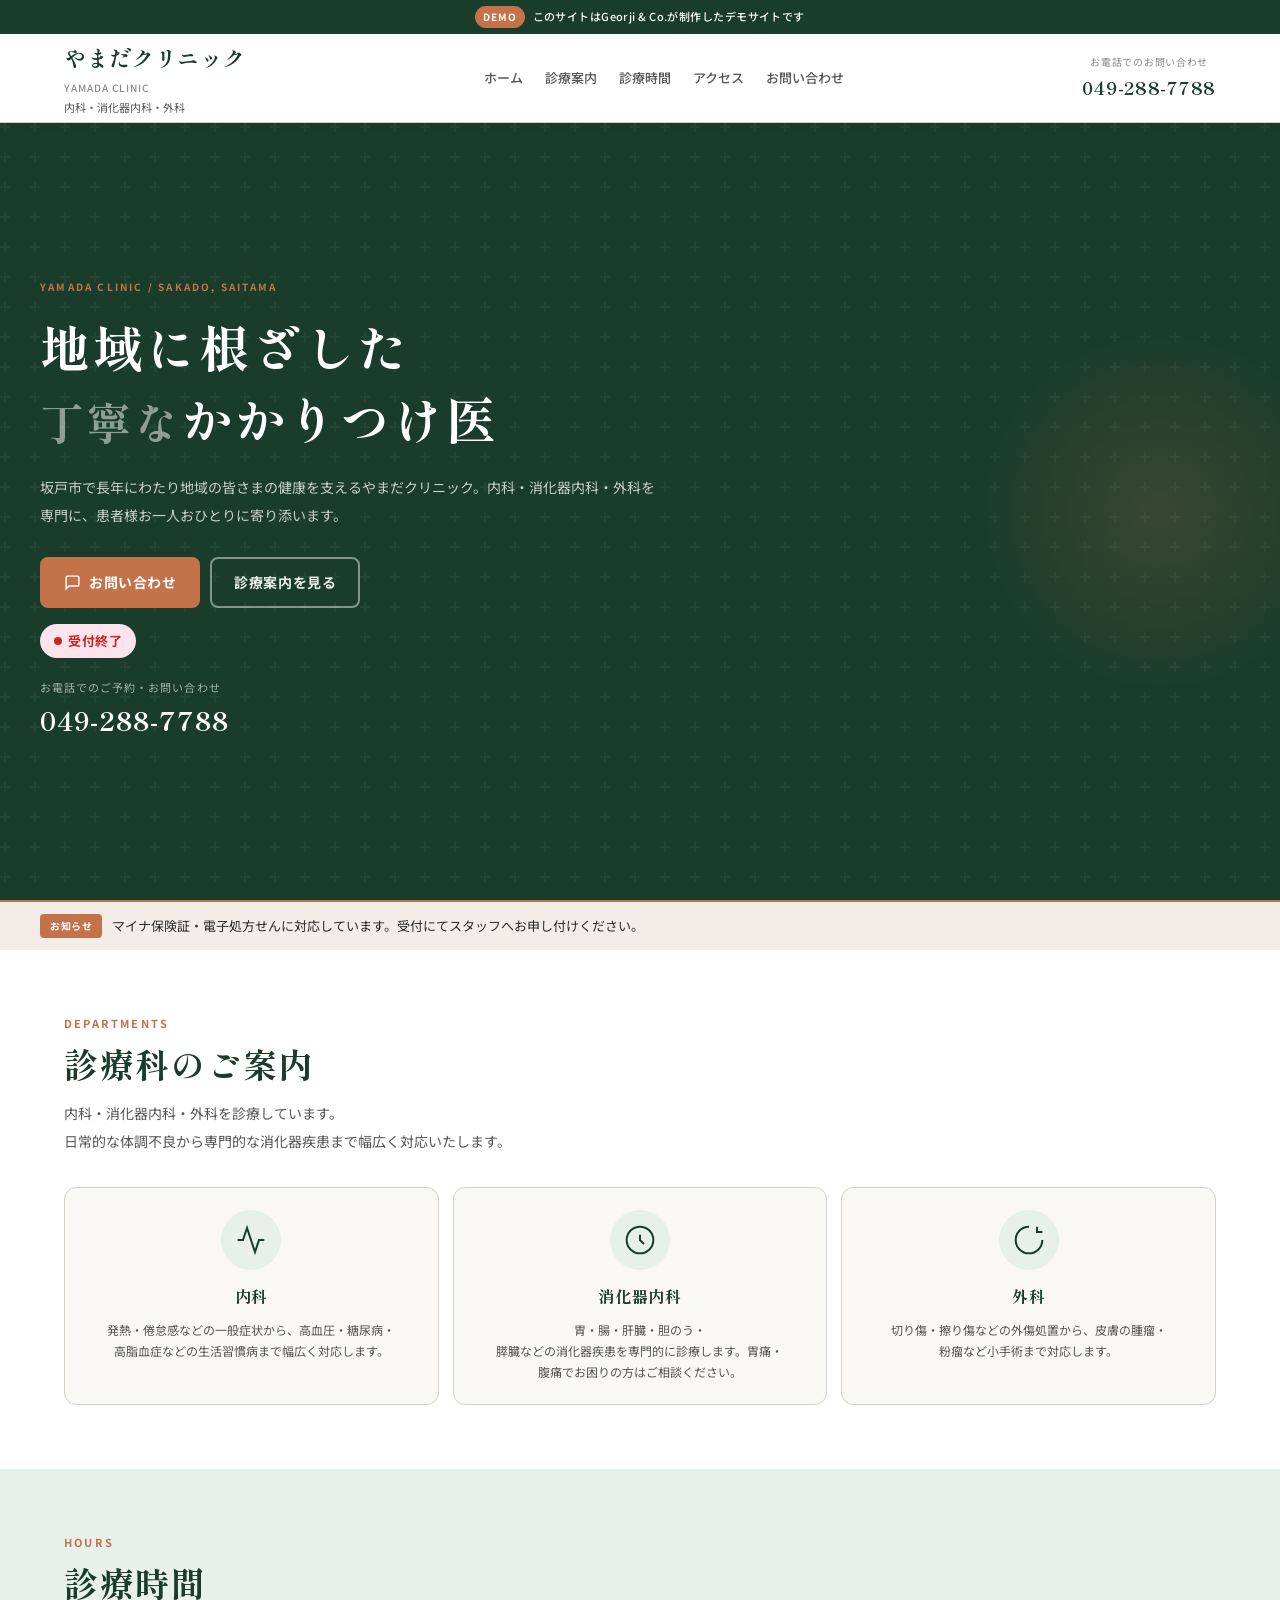
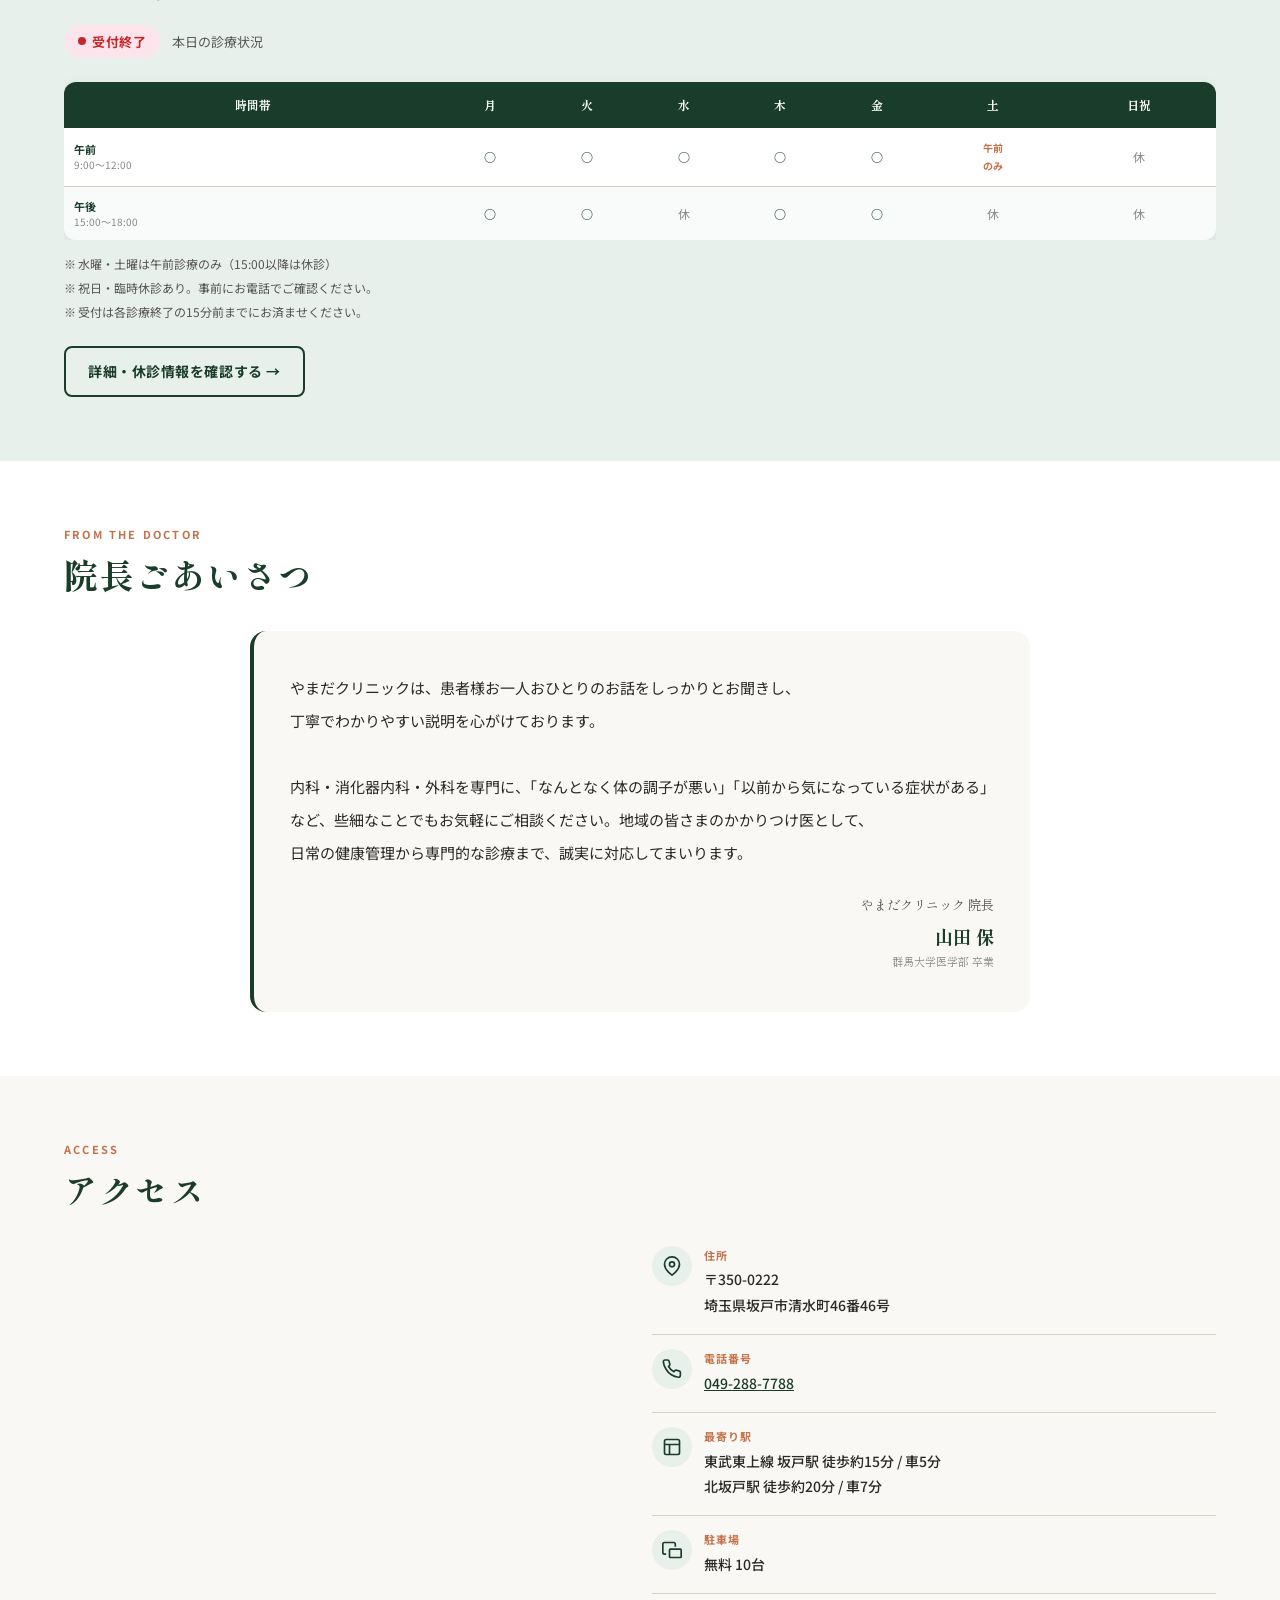
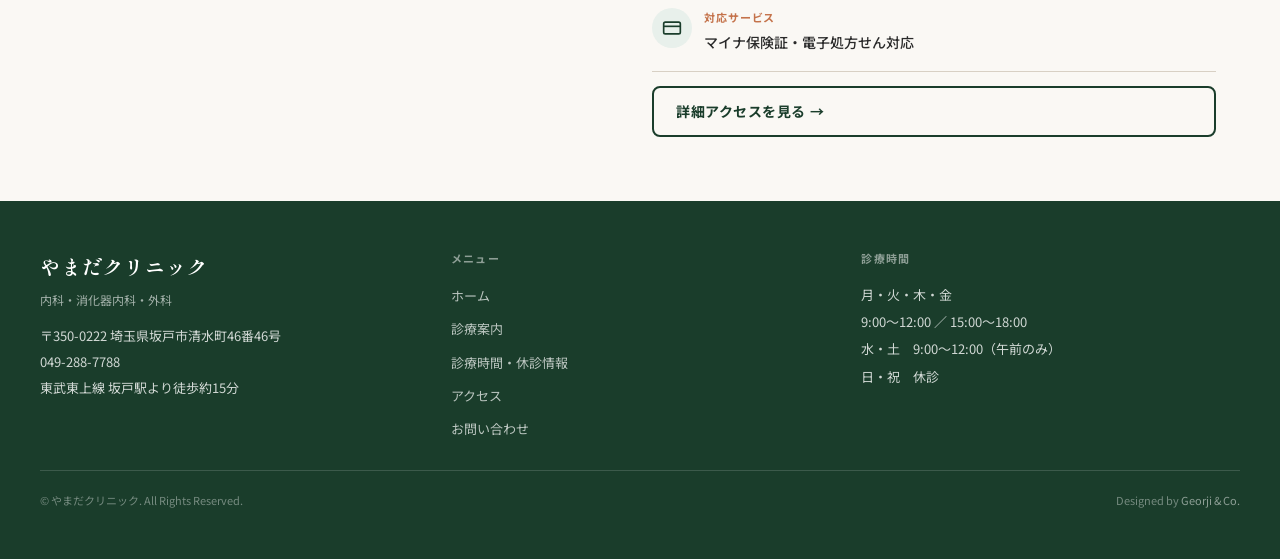
<file: index.html>
<!DOCTYPE html>
<html lang="ja">
<head>
  <meta charset="UTF-8">
  <meta name="viewport" content="width=device-width, initial-scale=1.0">
  <title>やまだクリニック｜坂戸市の内科・消化器内科・外科</title>
  <meta name="description" content="埼玉県坂戸市清水町のやまだクリニック。内科・消化器内科・外科を診療。院長・山田 保（群馬大学医学部卒）。駐車場10台無料。マイナ保険証対応。">
  <link rel="canonical" href="https://georji-and-co.github.io/yamada-clinic-demo/">
  <link rel="stylesheet" href="style.css">
  <style>
    .main-hero {
      margin-top: var(--offset);
      background: var(--green);
      min-height: calc(100svh - var(--offset));
      display: flex; align-items: center;
      position: relative; overflow: hidden;
      padding: 48px 20px 120px;
      max-width: 100%;
      contain: paint;
    }
    @media (min-width: 768px) { .main-hero { padding: 60px 40px; } }
    .main-hero::before {
      content: ''; position: absolute; inset: 0;
      background: url("data:image/svg+xml,%3Csvg width='60' height='60' viewBox='0 0 60 60' xmlns='http://www.w3.org/2000/svg'%3E%3Cg fill='none'%3E%3Cg fill='%23ffffff' fill-opacity='0.04'%3E%3Cpath d='M36 34v-4h-2v4h-4v2h4v4h2v-4h4v-2h-4zm0-30V0h-2v4h-4v2h4v4h2V6h4V4h-4zM6 34v-4H4v4H0v2h4v4h2v-4h4v-2H6zM6 4V0H4v4H0v2h4v4h2V6h4V4H6z'/%3E%3C/g%3E%3C/g%3E%3C/svg%3E");
    }
    .hero-deco {
      position: absolute; right: -60px; top: 50%; transform: translateY(-50%);
      width: 360px; height: 360px; border-radius: 50%;
      background: radial-gradient(circle, rgba(196,114,74,.18) 0%, transparent 70%); pointer-events: none;
    }
    .hero-content { position: relative; max-width: 620px; }
    .hero-label { font-size: 10px; font-weight: 700; letter-spacing: 0.22em; text-transform: uppercase; color: var(--terra); margin-bottom: 14px; }
    .hero-title { font-family: var(--font-min); font-size: clamp(28px, 7vw, 50px); font-weight: 700; color: var(--white); line-height: 1.45; letter-spacing: 0.06em; }
    .hero-title em { color: rgba(255,255,255,.5); font-style: normal; font-size: .88em; }
    .hero-desc { font-size: 14px; color: rgba(255,255,255,.75); margin-top: 18px; line-height: 2; word-break: break-all; overflow-wrap: anywhere; }
    .hero-actions { margin-top: 28px; display: flex; gap: 10px; flex-wrap: wrap; align-items: center; }
    .hero-tel-block { font-family: var(--font-min); font-size: 26px; font-weight: 700; color: var(--white); letter-spacing: 0.04em; margin-top: 20px; display: block; }
    .hero-tel-block small { display: block; font-family: var(--font-sans); font-size: 11px; color: rgba(255,255,255,.6); font-weight: 400; }
    .hero-status { margin-top: 16px; }

    .info-bar { background: var(--terra-light); border-top: 2px solid var(--terra); padding: 12px 16px; }
    .info-bar-inner { max-width: 1200px; margin: 0 auto; display: flex; align-items: flex-start; gap: 10px; font-size: 13px; }
    .info-tag { background: var(--terra); color: var(--white); font-size: 10px; font-weight: 700; padding: 3px 10px; border-radius: 4px; letter-spacing: 0.06em; flex-shrink: 0; }

    .dept-section { background: var(--white); }
    .dept-grid { display: grid; grid-template-columns: 1fr; gap: 14px; margin-top: 32px; }
    @media (min-width: 560px) { .dept-grid { grid-template-columns: repeat(3, minmax(0,1fr)); } }
    .dept-card { border: 1px solid var(--border); border-radius: 12px; padding: 22px 14px; text-align: center; transition: box-shadow .3s, transform .3s; background: var(--cream); min-width: 0; }
    .dept-card:hover { box-shadow: 0 8px 28px rgba(26,61,43,.1); transform: translateY(-4px); }
    .dept-icon { width: 60px; height: 60px; border-radius: 50%; background: var(--green-light); display: flex; align-items: center; justify-content: center; margin: 0 auto 12px; }
    .dept-icon svg { width: 32px !important; height: 32px !important; color: var(--green); }
    .dept-name { font-family: var(--font-min); font-size: 16px; font-weight: 700; color: var(--green); letter-spacing: 0.05em; }
    .dept-desc { font-size: 12px; color: var(--text-mid); margin-top: 8px; line-height: 1.75; }

    .hours-section { background: var(--green-light); }
    .hours-table { width: 100%; border-collapse: collapse; margin-top: 24px; background: var(--white); border-radius: 12px; overflow: hidden; box-shadow: 0 4px 16px rgba(26,61,43,.08); }
    .hours-table th { background: var(--green); color: var(--white); font-family: var(--font-min); font-size: 12px; font-weight: 700; padding: 12px 4px; text-align: center; }
    .hours-table td { padding: 11px 4px; text-align: center; font-size: 12px; border-bottom: 1px solid var(--border); }
    .hours-table tr:last-child td { border-bottom: none; }
    .hours-table .row-label { font-weight: 700; color: var(--green); text-align: left; padding-left: 10px; font-size: 11px; line-height: 1.5; }
    .hours-table .row-label small { display: block; font-weight: 400; color: var(--text-light); font-size: 10px; }
    .hours-table .cell-o { color: var(--green); font-weight: 700; }
    .hours-table .cell-x { color: var(--text-light); }
    .hours-table .cell-am { color: var(--terra); font-weight: 700; font-size: 10px; }
    .hours-table tr:nth-child(even) td { background: rgba(232,240,235,.3); }
    .hours-note { font-size: 12px; color: var(--text-mid); margin-top: 12px; line-height: 2; }
    .hours-note li { padding-left: 14px; position: relative; }
    .hours-note li::before { content: '※'; position: absolute; left: 0; }
    .hours-current { display: flex; align-items: center; gap: 12px; margin-top: 18px; flex-wrap: wrap; }

    .greeting-section { background: var(--white); }
    .greeting-inner { max-width: 780px; margin: 32px auto 0; background: var(--cream); border-radius: 16px; padding: 28px 20px; border-left: 4px solid var(--green); }
    @media (min-width: 768px) { .greeting-inner { padding: 40px 36px; } }
    .greeting-text { font-size: 15px; line-height: 2.2; }
    .greeting-sign { text-align: right; margin-top: 24px; font-family: var(--font-min); font-size: 13px; color: var(--text-mid); }
    .greeting-sign strong { display: block; font-size: 18px; color: var(--green); margin-top: 4px; }
    .greeting-sign span { display: block; font-size: 11px; color: var(--text-light); }

    .access-grid { display: grid; gap: 24px; margin-top: 32px; }
    @media (min-width: 768px) { .access-grid { grid-template-columns: 1fr 1fr; align-items: start; } }
    .access-map iframe { width: 100%; height: 260px; border-radius: 12px; border: none; display: block; }
    .access-info-list { display: flex; flex-direction: column; gap: 14px; min-width: 0; }
  </style>
</head>
<body>

<div class="demo-banner">
  <span>DEMO</span>
  <p>このサイトはGeorji &amp; Co.が制作したデモサイトです</p>
</div>

<header class="site-header">
  <div class="header-inner">
    <div class="logo-wrap">
      <div class="logo-ja">やまだクリニック</div>
      <div class="logo-en">Yamada Clinic</div>
      <div class="logo-sub">内科・消化器内科・外科</div>
    </div>
    <nav class="pc-nav">
      <a href="index.html">ホーム</a>
      <a href="clinic.html">診療案内</a>
      <a href="hours.html">診療時間</a>
      <a href="access.html">アクセス</a>
      <a href="contact.html">お問い合わせ</a>
    </nav>
    <div class="header-cta">
      <a href="tel:0492887788" class="btn-tel"><small>お電話でのお問い合わせ</small>049-288-7788</a>
    </div>
    <button class="hamburger" id="hamburger" aria-label="メニュー"><span></span><span></span><span></span></button>
  </div>
</header>

<nav class="sp-menu" id="spMenu">
  <a href="index.html">ホーム</a>
  <a href="clinic.html">診療案内</a>
  <a href="hours.html">診療時間・休診情報</a>
  <a href="access.html">アクセス</a>
  <a href="contact.html">お問い合わせ</a>
  <a href="tel:0492887788" class="sp-tel">
    <svg xmlns="http://www.w3.org/2000/svg" width="20" height="20" viewBox="0 0 24 24" fill="none" stroke="currentColor" stroke-width="2"><path d="M22 16.92v3a2 2 0 0 1-2.18 2 19.79 19.79 0 0 1-8.63-3.07A19.5 19.5 0 0 1 4.69 12 19.79 19.79 0 0 1 1.61 3.4 2 2 0 0 1 3.58 1.22h3a2 2 0 0 1 2 1.72 12.84 12.84 0 0 0 .7 2.81 2 2 0 0 1-.45 2.11L7.91 8.97a16 16 0 0 0 6.29 6.29l1.28-1.28a2 2 0 0 1 2.11-.45 12.84 12.84 0 0 0 2.81.7A2 2 0 0 1 22 16.92z"/></svg>
    049-288-7788
  </a>
</nav>

<section class="main-hero">
  <div class="hero-deco"></div>
  <div class="hero-content">
    <div class="hero-label">Yamada Clinic / Sakado, Saitama</div>
    <h1 class="hero-title">地域に根ざした<br><em>丁寧な</em>かかりつけ医</h1>
    <p class="hero-desc">坂戸市で長年にわたり地域の皆さまの健康を支えるやまだクリニック。内科・消化器内科・外科を専門に、患者様お一人おひとりに寄り添います。</p>
    <div class="hero-actions">
      <a href="contact.html" class="btn-primary">
        <svg xmlns="http://www.w3.org/2000/svg" width="17" height="17" viewBox="0 0 24 24" fill="none" stroke="currentColor" stroke-width="2"><path d="M21 15a2 2 0 0 1-2 2H7l-4 4V5a2 2 0 0 1 2-2h14a2 2 0 0 1 2 2z"/></svg>
        お問い合わせ
      </a>
      <a href="clinic.html" class="btn-outline" style="color:rgba(255,255,255,.9);border-color:rgba(255,255,255,.45);">診療案内を見る</a>
    </div>
    <div class="hero-status"><span class="status-chip"></span></div>
    <a href="tel:0492887788" class="hero-tel-block"><small>お電話でのご予約・お問い合わせ</small>049-288-7788</a>
  </div>
</section>

<div class="info-bar">
  <div class="info-bar-inner">
    <span class="info-tag">お知らせ</span>
    <p>マイナ保険証・電子処方せんに対応しています。受付にてスタッフへお申し付けください。</p>
  </div>
</div>

<section class="dept-section">
  <div class="container">
    <p class="section-label fade-in">Departments</p>
    <h2 class="section-title fade-in">診療科のご案内</h2>
    <p class="fade-in">内科・消化器内科・外科を診療しています。日常的な体調不良から専門的な消化器疾患まで幅広く対応いたします。</p>
    <div class="dept-grid">
      <div class="dept-card fade-in">
        <div class="dept-icon"><svg xmlns="http://www.w3.org/2000/svg" viewBox="0 0 24 24" fill="none" stroke="currentColor" stroke-width="1.5"><path d="M22 12h-4l-3 9L9 3l-3 9H2"/></svg></div>
        <div class="dept-name">内科</div>
        <p class="dept-desc">発熱・倦怠感などの一般症状から、高血圧・糖尿病・高脂血症などの生活習慣病まで幅広く対応します。</p>
      </div>
      <div class="dept-card fade-in">
        <div class="dept-icon"><svg xmlns="http://www.w3.org/2000/svg" viewBox="0 0 24 24" fill="none" stroke="currentColor" stroke-width="1.5"><circle cx="12" cy="12" r="10"/><path d="M12 8v4l3 3"/></svg></div>
        <div class="dept-name">消化器内科</div>
        <p class="dept-desc">胃・腸・肝臓・胆のう・膵臓などの消化器疾患を専門的に診療します。胃痛・腹痛でお困りの方はご相談ください。</p>
      </div>
      <div class="dept-card fade-in">
        <div class="dept-icon"><svg xmlns="http://www.w3.org/2000/svg" viewBox="0 0 24 24" fill="none" stroke="currentColor" stroke-width="1.5"><path d="M18 2v4h4"/><path d="M12 2a10 10 0 1 0 10 10"/></svg></div>
        <div class="dept-name">外科</div>
        <p class="dept-desc">切り傷・擦り傷などの外傷処置から、皮膚の腫瘤・粉瘤など小手術まで対応します。</p>
      </div>
    </div>
  </div>
</section>

<section class="hours-section">
  <div class="container">
    <p class="section-label fade-in">Hours</p>
    <h2 class="section-title fade-in">診療時間</h2>
    <div class="hours-current fade-in">
      <span class="status-chip"></span>
      <span style="font-size:13px;color:var(--text-mid);">本日の診療状況</span>
    </div>
    <div style="overflow-x:auto;-webkit-overflow-scrolling:touch;" class="fade-in">
      <table class="hours-table" style="min-width:320px;">
        <thead>
          <tr><th style="min-width:72px;">時間帯</th><th>月</th><th>火</th><th>水</th><th>木</th><th>金</th><th>土</th><th>日祝</th></tr>
        </thead>
        <tbody>
          <tr>
            <td class="row-label">午前<small>9:00〜12:00</small></td>
            <td class="cell-o">○</td><td class="cell-o">○</td><td class="cell-o">○</td><td class="cell-o">○</td><td class="cell-o">○</td><td class="cell-am">午前<br>のみ</td><td class="cell-x">休</td>
          </tr>
          <tr>
            <td class="row-label">午後<small>15:00〜18:00</small></td>
            <td class="cell-o">○</td><td class="cell-o">○</td><td class="cell-x">休</td><td class="cell-o">○</td><td class="cell-o">○</td><td class="cell-x">休</td><td class="cell-x">休</td>
          </tr>
        </tbody>
      </table>
    </div>
    <ul class="hours-note fade-in">
      <li>水曜・土曜は午前診療のみ（15:00以降は休診）</li>
      <li>祝日・臨時休診あり。事前にお電話でご確認ください。</li>
      <li>受付は各診療終了の15分前までにお済ませください。</li>
    </ul>
    <div style="margin-top:22px;" class="fade-in"><a href="hours.html" class="btn-outline">詳細・休診情報を確認する →</a></div>
  </div>
</section>

<section class="greeting-section">
  <div class="container">
    <p class="section-label fade-in">From the Doctor</p>
    <h2 class="section-title fade-in">院長ごあいさつ</h2>
    <div class="greeting-inner fade-in">
      <p class="greeting-text">やまだクリニックは、患者様お一人おひとりのお話をしっかりとお聞きし、丁寧でわかりやすい説明を心がけております。<br><br>内科・消化器内科・外科を専門に、「なんとなく体の調子が悪い」「以前から気になっている症状がある」など、些細なことでもお気軽にご相談ください。地域の皆さまのかかりつけ医として、日常の健康管理から専門的な診療まで、誠実に対応してまいります。</p>
      <div class="greeting-sign">
        やまだクリニック 院長
        <strong>山田 保</strong>
        <span>群馬大学医学部 卒業</span>
      </div>
    </div>
  </div>
</section>

<section style="background:var(--cream);overflow:hidden;">
  <div class="container">
    <p class="section-label fade-in">Access</p>
    <h2 class="section-title fade-in">アクセス</h2>
    <div class="access-grid">
      <div class="access-map fade-in">
        <iframe src="https://maps.google.com/maps?q=%E5%9F%BC%E7%8E%89%E7%9C%8C%E5%9D%82%E6%88%B0%E5%B8%82%E6%B8%85%E6%B0%B4%E7%94%BA46%E7%95%AA46%E5%8F%B7&output=embed&hl=ja&z=16" loading="lazy" allowfullscreen title="やまだクリニック 地図"></iframe>
      </div>
      <div class="access-info-list fade-in">
        <div class="access-row">
          <div class="access-icon"><svg xmlns="http://www.w3.org/2000/svg" viewBox="0 0 24 24" fill="none" stroke="currentColor" stroke-width="2"><path d="M21 10c0 7-9 13-9 13s-9-6-9-13a9 9 0 0 1 18 0z"/><circle cx="12" cy="10" r="3"/></svg></div>
          <div style="min-width:0;"><div class="access-label">住所</div><div class="access-val">〒350-0222<br>埼玉県坂戸市清水町46番46号</div></div>
        </div>
        <div class="access-row">
          <div class="access-icon"><svg xmlns="http://www.w3.org/2000/svg" viewBox="0 0 24 24" fill="none" stroke="currentColor" stroke-width="2"><path d="M22 16.92v3a2 2 0 0 1-2.18 2 19.79 19.79 0 0 1-8.63-3.07A19.5 19.5 0 0 1 4.69 12 19.79 19.79 0 0 1 1.61 3.4 2 2 0 0 1 3.58 1.22h3a2 2 0 0 1 2 1.72 12.84 12.84 0 0 0 .7 2.81 2 2 0 0 1-.45 2.11L7.91 8.97a16 16 0 0 0 6.29 6.29l1.28-1.28a2 2 0 0 1 2.11-.45 12.84 12.84 0 0 0 2.81.7A2 2 0 0 1 22 16.92z"/></svg></div>
          <div style="min-width:0;"><div class="access-label">電話番号</div><div class="access-val"><a href="tel:0492887788">049-288-7788</a></div></div>
        </div>
        <div class="access-row">
          <div class="access-icon"><svg xmlns="http://www.w3.org/2000/svg" viewBox="0 0 24 24" fill="none" stroke="currentColor" stroke-width="2"><rect x="3" y="3" width="18" height="18" rx="2"/><path d="M3 9h18M9 21V9"/></svg></div>
          <div style="min-width:0;"><div class="access-label">最寄り駅</div><div class="access-val">東武東上線 坂戸駅 徒歩約15分 / 車5分<br>北坂戸駅 徒歩約20分 / 車7分</div></div>
        </div>
        <div class="access-row">
          <div class="access-icon"><svg xmlns="http://www.w3.org/2000/svg" viewBox="0 0 24 24" fill="none" stroke="currentColor" stroke-width="2"><path d="M5 17H3a2 2 0 0 1-2-2V5a2 2 0 0 1 2-2h11a2 2 0 0 1 2 2v3"/><rect x="9" y="11" width="14" height="10" rx="1"/></svg></div>
          <div style="min-width:0;"><div class="access-label">駐車場</div><div class="access-val">無料 10台</div></div>
        </div>
        <div class="access-row">
          <div class="access-icon"><svg xmlns="http://www.w3.org/2000/svg" viewBox="0 0 24 24" fill="none" stroke="currentColor" stroke-width="2"><rect x="2" y="5" width="20" height="14" rx="2"/><path d="M2 10h20"/></svg></div>
          <div style="min-width:0;"><div class="access-label">対応サービス</div><div class="access-val">マイナ保険証・電子処方せん対応</div></div>
        </div>
        <a href="access.html" class="btn-outline">詳細アクセスを見る →</a>
      </div>
    </div>
  </div>
</section>

<footer class="site-footer">
  <div class="footer-inner">
    <div>
      <div class="footer-logo-ja">やまだクリニック</div>
      <div class="footer-logo-sub">内科・消化器内科・外科</div>
      <div class="footer-info">〒350-0222 埼玉県坂戸市清水町46番46号<br><a href="tel:0492887788">049-288-7788</a><br>東武東上線 坂戸駅より徒歩約15分</div>
    </div>
    <div>
      <div class="footer-nav-title">メニュー</div>
      <nav class="footer-nav">
        <a href="index.html">ホーム</a><a href="clinic.html">診療案内</a>
        <a href="hours.html">診療時間・休診情報</a><a href="access.html">アクセス</a><a href="contact.html">お問い合わせ</a>
      </nav>
    </div>
    <div>
      <div class="footer-nav-title">診療時間</div>
      <div class="footer-info" style="font-size:13px;line-height:2.1;">月・火・木・金<br>9:00〜12:00 ／ 15:00〜18:00<br>水・土　9:00〜12:00（午前のみ）<br>日・祝　休診</div>
    </div>
  </div>
  <div class="footer-bottom">
    <span>&copy; やまだクリニック. All Rights Reserved.</span>
    <span class="footer-credit">Designed by <a href="https://georji-and-co.github.io/" target="_blank" rel="noopener">Georji &amp; Co.</a></span>
  </div>
</footer>

<div class="sticky-cta">
  <a href="tel:0492887788" class="cta-tel"><svg xmlns="http://www.w3.org/2000/svg" viewBox="0 0 24 24" fill="none" stroke="currentColor" stroke-width="2"><path d="M22 16.92v3a2 2 0 0 1-2.18 2 19.79 19.79 0 0 1-8.63-3.07A19.5 19.5 0 0 1 4.69 12 19.79 19.79 0 0 1 1.61 3.4 2 2 0 0 1 3.58 1.22h3a2 2 0 0 1 2 1.72 12.84 12.84 0 0 0 .7 2.81 2 2 0 0 1-.45 2.11L7.91 8.97a16 16 0 0 0 6.29 6.29l1.28-1.28a2 2 0 0 1 2.11-.45 12.84 12.84 0 0 0 2.81.7A2 2 0 0 1 22 16.92z"/></svg>電話する</a>
  <a href="contact.html" class="cta-web"><svg xmlns="http://www.w3.org/2000/svg" viewBox="0 0 24 24" fill="none" stroke="currentColor" stroke-width="2"><path d="M21 15a2 2 0 0 1-2 2H7l-4 4V5a2 2 0 0 1 2-2h14a2 2 0 0 1 2 2z"/></svg>お問い合わせ</a>
</div>
<nav class="sp-bottom-nav">
  <a href="index.html"><svg xmlns="http://www.w3.org/2000/svg" viewBox="0 0 24 24" fill="none" stroke="currentColor" stroke-width="2"><path d="m3 9 9-7 9 7v11a2 2 0 0 1-2 2H5a2 2 0 0 1-2-2z"/><polyline points="9 22 9 12 15 12 15 22"/></svg>ホーム</a>
  <a href="clinic.html"><svg xmlns="http://www.w3.org/2000/svg" viewBox="0 0 24 24" fill="none" stroke="currentColor" stroke-width="2"><path d="M22 12h-4l-3 9L9 3l-3 9H2"/></svg>診療</a>
  <a href="hours.html"><svg xmlns="http://www.w3.org/2000/svg" viewBox="0 0 24 24" fill="none" stroke="currentColor" stroke-width="2"><circle cx="12" cy="12" r="10"/><polyline points="12 6 12 12 16 14"/></svg>時間</a>
  <a href="access.html"><svg xmlns="http://www.w3.org/2000/svg" viewBox="0 0 24 24" fill="none" stroke="currentColor" stroke-width="2"><path d="M21 10c0 7-9 13-9 13s-9-6-9-13a9 9 0 0 1 18 0z"/><circle cx="12" cy="10" r="3"/></svg>アクセス</a>
  <a href="contact.html"><svg xmlns="http://www.w3.org/2000/svg" viewBox="0 0 24 24" fill="none" stroke="currentColor" stroke-width="2"><path d="M21 15a2 2 0 0 1-2 2H7l-4 4V5a2 2 0 0 1 2-2h14a2 2 0 0 1 2 2z"/></svg>問合せ</a>
</nav>
<script src="common.js"></script>
</body>
</html>
</file>
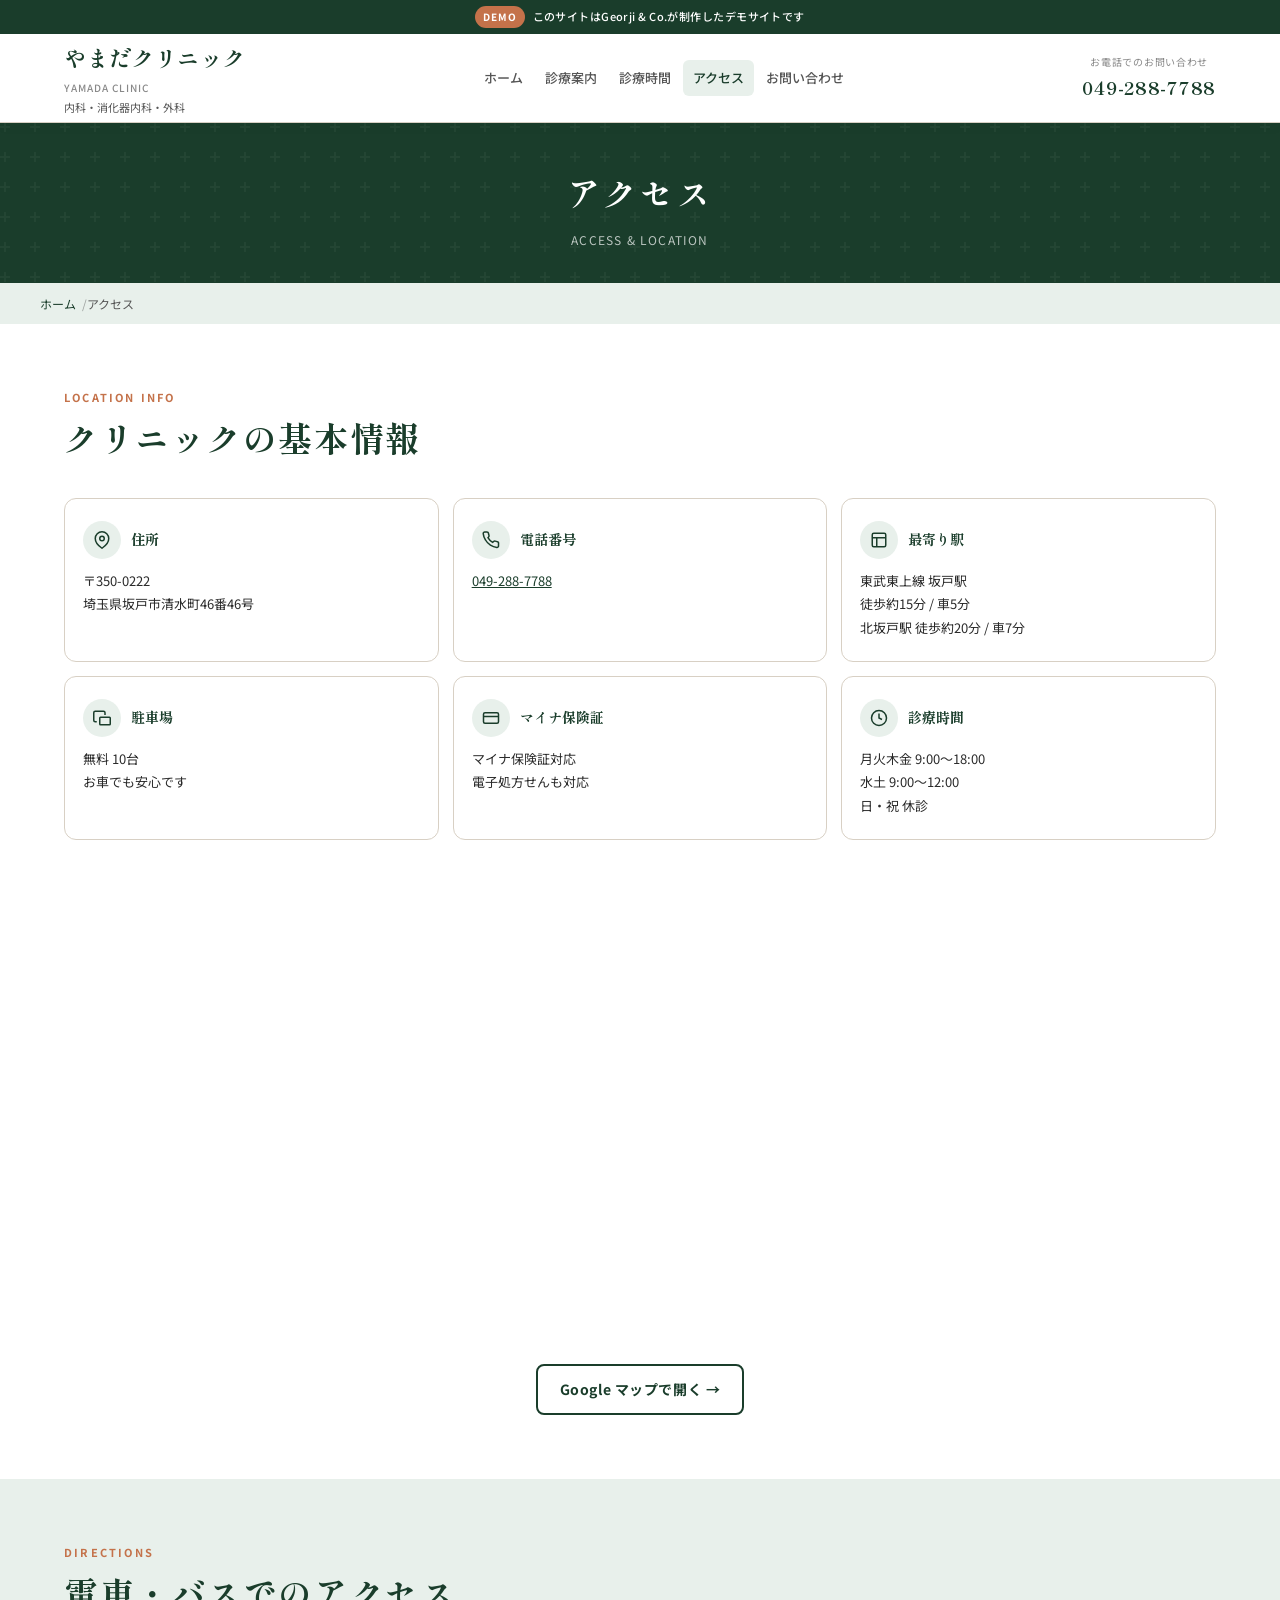
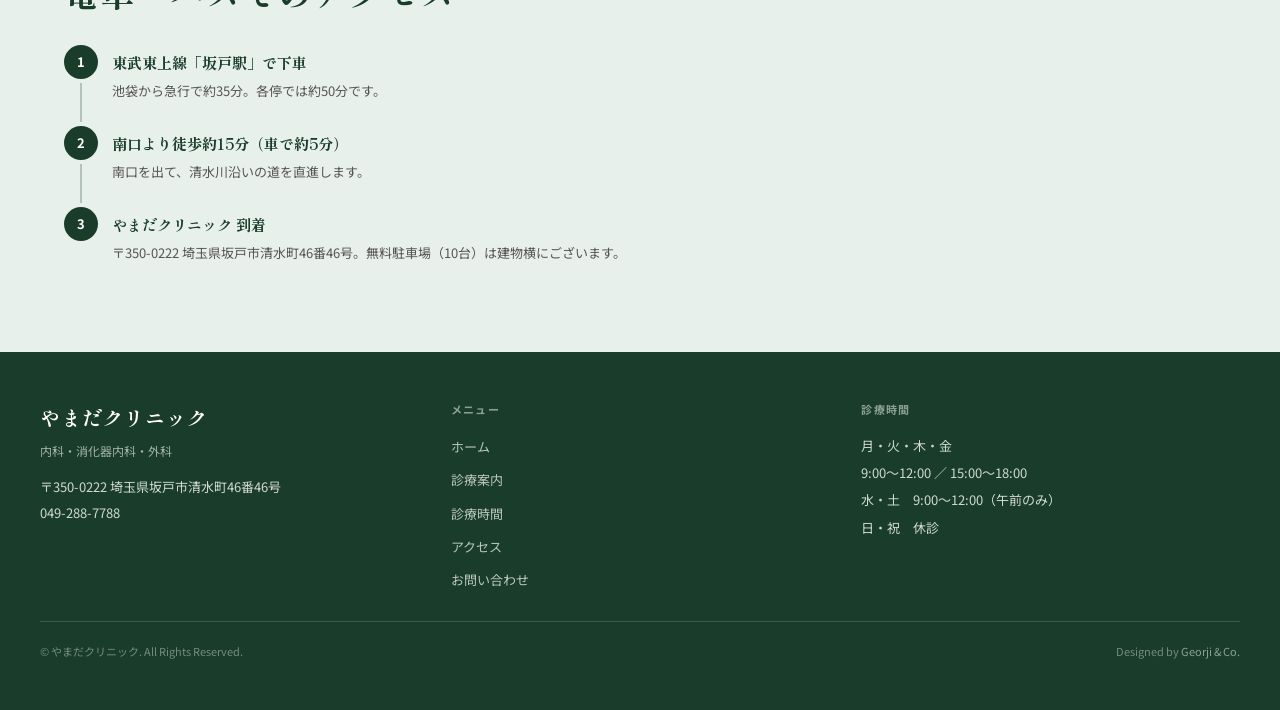
<file: access.html>
<!DOCTYPE html>
<html lang="ja">
<head>
  <meta charset="UTF-8">
  <meta name="viewport" content="width=device-width, initial-scale=1.0">
  <title>アクセス｜やまだクリニック</title>
  <meta name="description" content="やまだクリニックへのアクセス。埼玉県坂戸市清水町46-46。東武東上線坂戸駅より徒歩約15分。無料駐車場10台完備。">
  <link rel="canonical" href="https://georji-and-co.github.io/yamada-clinic-demo/access.html">
  <link rel="stylesheet" href="style.css">
  <style>
    .map-big iframe { width: 100%; height: 320px; border-radius: 16px; border: none; display: block; margin-top: 28px; }
    @media (min-width: 768px) { .map-big iframe { height: 480px; } }
    .info-cards { display: grid; gap: 14px; margin-top: 36px; }
    @media (min-width: 560px) { .info-cards { grid-template-columns: repeat(2, minmax(0,1fr)); } }
    @media (min-width: 900px) { .info-cards { grid-template-columns: repeat(3, minmax(0,1fr)); } }
    .info-card { background: var(--white); border-radius: 12px; padding: 22px 18px; border: 1px solid var(--border); min-width: 0; }
    .info-card-head { display: flex; align-items: center; gap: 10px; margin-bottom: 10px; }
    .info-card-icon { width: 38px; height: 38px; border-radius: 50%; background: var(--green-light); display: flex; align-items: center; justify-content: center; flex-shrink: 0; }
    .info-card-icon svg { width: 18px !important; height: 18px !important; color: var(--green); }
    .info-card-title { font-family: var(--font-min); font-size: 14px; font-weight: 700; color: var(--green); }
    .info-card-body { font-size: 13px; color: var(--text); line-height: 1.8; }
    .info-card-body a { color: var(--green); text-decoration: underline; }
    .route-steps { display: flex; flex-direction: column; max-width: 100%; margin: 28px auto 0; overflow: hidden; }
    .route-step { display: flex; gap: 14px; }
    .route-left { display: flex; flex-direction: column; align-items: center; flex-shrink: 0; }
    .route-num { width: 34px; height: 34px; border-radius: 50%; background: var(--green); color: var(--white); font-weight: 700; font-size: 13px; display: flex; align-items: center; justify-content: center; }
    .route-line { width: 2px; flex: 1; background: var(--green); opacity: .25; min-height: 28px; margin: 4px 0; }
    .route-step:last-child .route-line { display: none; }
    .route-body { padding: 4px 0 24px; min-width: 0; }
    .route-title { font-family: var(--font-min); font-size: 15px; font-weight: 700; color: var(--green); }
    .route-desc { font-size: 13px; color: var(--text-mid); margin-top: 4px; line-height: 1.7; }
  </style>
</head>
<body>
<div class="demo-banner"><span>DEMO</span><p>このサイトはGeorji &amp; Co.が制作したデモサイトです</p></div>
<header class="site-header">
  <div class="header-inner">
    <div class="logo-wrap"><div class="logo-ja">やまだクリニック</div><div class="logo-en">Yamada Clinic</div><div class="logo-sub">内科・消化器内科・外科</div></div>
    <nav class="pc-nav"><a href="index.html">ホーム</a><a href="clinic.html">診療案内</a><a href="hours.html">診療時間</a><a href="access.html" style="background:var(--green-light);color:var(--green);">アクセス</a><a href="contact.html">お問い合わせ</a></nav>
    <div class="header-cta"><a href="tel:0492887788" class="btn-tel"><small>お電話でのお問い合わせ</small>049-288-7788</a></div>
    <button class="hamburger" id="hamburger" aria-label="メニュー"><span></span><span></span><span></span></button>
  </div>
</header>
<nav class="sp-menu" id="spMenu">
  <a href="index.html">ホーム</a><a href="clinic.html">診療案内</a><a href="hours.html">診療時間・休診情報</a><a href="access.html">アクセス</a><a href="contact.html">お問い合わせ</a>
  <a href="tel:0492887788" class="sp-tel"><svg xmlns="http://www.w3.org/2000/svg" width="20" height="20" viewBox="0 0 24 24" fill="none" stroke="currentColor" stroke-width="2"><path d="M22 16.92v3a2 2 0 0 1-2.18 2 19.79 19.79 0 0 1-8.63-3.07A19.5 19.5 0 0 1 4.69 12 19.79 19.79 0 0 1 1.61 3.4 2 2 0 0 1 3.58 1.22h3a2 2 0 0 1 2 1.72 12.84 12.84 0 0 0 .7 2.81 2 2 0 0 1-.45 2.11L7.91 8.97a16 16 0 0 0 6.29 6.29l1.28-1.28a2 2 0 0 1 2.11-.45 12.84 12.84 0 0 0 2.81.7A2 2 0 0 1 22 16.92z"/></svg>049-288-7788</a>
</nav>
<div class="page-hero"><h1 class="page-hero-title">アクセス</h1><p class="page-hero-sub">Access &amp; Location</p></div>
<nav class="breadcrumb"><ol><li><a href="index.html">ホーム</a></li><li>アクセス</li></ol></nav>

<section style="background:var(--white);">
  <div class="container">
    <p class="section-label fade-in">Location Info</p>
    <h2 class="section-title fade-in">クリニックの基本情報</h2>
    <div class="info-cards">
      <div class="info-card fade-in"><div class="info-card-head"><div class="info-card-icon"><svg xmlns="http://www.w3.org/2000/svg" viewBox="0 0 24 24" fill="none" stroke="currentColor" stroke-width="2"><path d="M21 10c0 7-9 13-9 13s-9-6-9-13a9 9 0 0 1 18 0z"/><circle cx="12" cy="10" r="3"/></svg></div><div class="info-card-title">住所</div></div><div class="info-card-body">〒350-0222<br>埼玉県坂戸市清水町46番46号</div></div>
      <div class="info-card fade-in"><div class="info-card-head"><div class="info-card-icon"><svg xmlns="http://www.w3.org/2000/svg" viewBox="0 0 24 24" fill="none" stroke="currentColor" stroke-width="2"><path d="M22 16.92v3a2 2 0 0 1-2.18 2 19.79 19.79 0 0 1-8.63-3.07A19.5 19.5 0 0 1 4.69 12 19.79 19.79 0 0 1 1.61 3.4 2 2 0 0 1 3.58 1.22h3a2 2 0 0 1 2 1.72 12.84 12.84 0 0 0 .7 2.81 2 2 0 0 1-.45 2.11L7.91 8.97a16 16 0 0 0 6.29 6.29l1.28-1.28a2 2 0 0 1 2.11-.45 12.84 12.84 0 0 0 2.81.7A2 2 0 0 1 22 16.92z"/></svg></div><div class="info-card-title">電話番号</div></div><div class="info-card-body"><a href="tel:0492887788">049-288-7788</a></div></div>
      <div class="info-card fade-in"><div class="info-card-head"><div class="info-card-icon"><svg xmlns="http://www.w3.org/2000/svg" viewBox="0 0 24 24" fill="none" stroke="currentColor" stroke-width="2"><rect x="3" y="3" width="18" height="18" rx="2"/><path d="M3 9h18M9 21V9"/></svg></div><div class="info-card-title">最寄り駅</div></div><div class="info-card-body">東武東上線 坂戸駅<br>徒歩約15分 / 車5分<br>北坂戸駅 徒歩約20分 / 車7分</div></div>
      <div class="info-card fade-in"><div class="info-card-head"><div class="info-card-icon"><svg xmlns="http://www.w3.org/2000/svg" viewBox="0 0 24 24" fill="none" stroke="currentColor" stroke-width="2"><path d="M5 17H3a2 2 0 0 1-2-2V5a2 2 0 0 1 2-2h11a2 2 0 0 1 2 2v3"/><rect x="9" y="11" width="14" height="10" rx="1"/></svg></div><div class="info-card-title">駐車場</div></div><div class="info-card-body">無料 10台<br>お車でも安心です</div></div>
      <div class="info-card fade-in"><div class="info-card-head"><div class="info-card-icon"><svg xmlns="http://www.w3.org/2000/svg" viewBox="0 0 24 24" fill="none" stroke="currentColor" stroke-width="2"><rect x="2" y="5" width="20" height="14" rx="2"/><path d="M2 10h20"/></svg></div><div class="info-card-title">マイナ保険証</div></div><div class="info-card-body">マイナ保険証対応<br>電子処方せんも対応</div></div>
      <div class="info-card fade-in"><div class="info-card-head"><div class="info-card-icon"><svg xmlns="http://www.w3.org/2000/svg" viewBox="0 0 24 24" fill="none" stroke="currentColor" stroke-width="2"><circle cx="12" cy="12" r="10"/><polyline points="12 6 12 12 16 14"/></svg></div><div class="info-card-title">診療時間</div></div><div class="info-card-body">月火木金 9:00〜18:00<br>水土 9:00〜12:00<br>日・祝 休診</div></div>
    </div>
    <div class="map-big fade-in">
      <iframe src="https://maps.google.com/maps?q=%E5%9F%BC%E7%8E%89%E7%9C%8C%E5%9D%82%E6%88%B0%E5%B8%82%E6%B8%85%E6%B0%B4%E7%94%BA46%E7%95%AA46%E5%8F%B7&output=embed&hl=ja&z=16" loading="lazy" allowfullscreen title="やまだクリニック 地図"></iframe>
    </div>
    <div style="text-align:center;margin-top:16px;" class="fade-in">
      <a href="https://maps.google.com/maps?q=埼玉県坂戸市清水町46-46" target="_blank" rel="noopener" class="btn-outline">Google マップで開く →</a>
    </div>
  </div>
</section>

<section style="background:var(--green-light);">
  <div class="container">
    <p class="section-label fade-in">Directions</p>
    <h2 class="section-title fade-in">電車・バスでのアクセス</h2>
    <div class="route-steps">
      <div class="route-step fade-in"><div class="route-left"><div class="route-num">1</div><div class="route-line"></div></div><div class="route-body"><div class="route-title">東武東上線「坂戸駅」で下車</div><p class="route-desc">池袋から急行で約35分。各停では約50分です。</p></div></div>
      <div class="route-step fade-in"><div class="route-left"><div class="route-num">2</div><div class="route-line"></div></div><div class="route-body"><div class="route-title">南口より徒歩約15分（車で約5分）</div><p class="route-desc">南口を出て、清水川沿いの道を直進します。</p></div></div>
      <div class="route-step fade-in"><div class="route-left"><div class="route-num">3</div><div class="route-line"></div></div><div class="route-body"><div class="route-title">やまだクリニック 到着</div><p class="route-desc">〒350-0222 埼玉県坂戸市清水町46番46号。無料駐車場（10台）は建物横にございます。</p></div></div>
    </div>
  </div>
</section>

<footer class="site-footer">
  <div class="footer-inner">
    <div><div class="footer-logo-ja">やまだクリニック</div><div class="footer-logo-sub">内科・消化器内科・外科</div><div class="footer-info">〒350-0222 埼玉県坂戸市清水町46番46号<br><a href="tel:0492887788">049-288-7788</a></div></div>
    <div><div class="footer-nav-title">メニュー</div><nav class="footer-nav"><a href="index.html">ホーム</a><a href="clinic.html">診療案内</a><a href="hours.html">診療時間</a><a href="access.html">アクセス</a><a href="contact.html">お問い合わせ</a></nav></div>
    <div><div class="footer-nav-title">診療時間</div><div class="footer-info" style="font-size:13px;line-height:2.1;">月・火・木・金<br>9:00〜12:00 ／ 15:00〜18:00<br>水・土　9:00〜12:00（午前のみ）<br>日・祝　休診</div></div>
  </div>
  <div class="footer-bottom"><span>&copy; やまだクリニック. All Rights Reserved.</span><span class="footer-credit">Designed by <a href="https://georji-and-co.github.io/" target="_blank" rel="noopener">Georji &amp; Co.</a></span></div>
</footer>
<div class="sticky-cta">
  <a href="tel:0492887788" class="cta-tel"><svg xmlns="http://www.w3.org/2000/svg" viewBox="0 0 24 24" fill="none" stroke="currentColor" stroke-width="2"><path d="M22 16.92v3a2 2 0 0 1-2.18 2 19.79 19.79 0 0 1-8.63-3.07A19.5 19.5 0 0 1 4.69 12 19.79 19.79 0 0 1 1.61 3.4 2 2 0 0 1 3.58 1.22h3a2 2 0 0 1 2 1.72 12.84 12.84 0 0 0 .7 2.81 2 2 0 0 1-.45 2.11L7.91 8.97a16 16 0 0 0 6.29 6.29l1.28-1.28a2 2 0 0 1 2.11-.45 12.84 12.84 0 0 0 2.81.7A2 2 0 0 1 22 16.92z"/></svg>電話する</a>
  <a href="contact.html" class="cta-web"><svg xmlns="http://www.w3.org/2000/svg" viewBox="0 0 24 24" fill="none" stroke="currentColor" stroke-width="2"><path d="M21 15a2 2 0 0 1-2 2H7l-4 4V5a2 2 0 0 1 2-2h14a2 2 0 0 1 2 2z"/></svg>お問い合わせ</a>
</div>
<nav class="sp-bottom-nav">
  <a href="index.html"><svg xmlns="http://www.w3.org/2000/svg" viewBox="0 0 24 24" fill="none" stroke="currentColor" stroke-width="2"><path d="m3 9 9-7 9 7v11a2 2 0 0 1-2 2H5a2 2 0 0 1-2-2z"/><polyline points="9 22 9 12 15 12 15 22"/></svg>ホーム</a>
  <a href="clinic.html"><svg xmlns="http://www.w3.org/2000/svg" viewBox="0 0 24 24" fill="none" stroke="currentColor" stroke-width="2"><path d="M22 12h-4l-3 9L9 3l-3 9H2"/></svg>診療</a>
  <a href="hours.html"><svg xmlns="http://www.w3.org/2000/svg" viewBox="0 0 24 24" fill="none" stroke="currentColor" stroke-width="2"><circle cx="12" cy="12" r="10"/><polyline points="12 6 12 12 16 14"/></svg>時間</a>
  <a href="access.html"><svg xmlns="http://www.w3.org/2000/svg" viewBox="0 0 24 24" fill="none" stroke="currentColor" stroke-width="2"><path d="M21 10c0 7-9 13-9 13s-9-6-9-13a9 9 0 0 1 18 0z"/><circle cx="12" cy="10" r="3"/></svg>アクセス</a>
  <a href="contact.html"><svg xmlns="http://www.w3.org/2000/svg" viewBox="0 0 24 24" fill="none" stroke="currentColor" stroke-width="2"><path d="M21 15a2 2 0 0 1-2 2H7l-4 4V5a2 2 0 0 1 2-2h14a2 2 0 0 1 2 2z"/></svg>問合せ</a>
</nav>
<script src="common.js"></script>
</body>
</html>
</file>
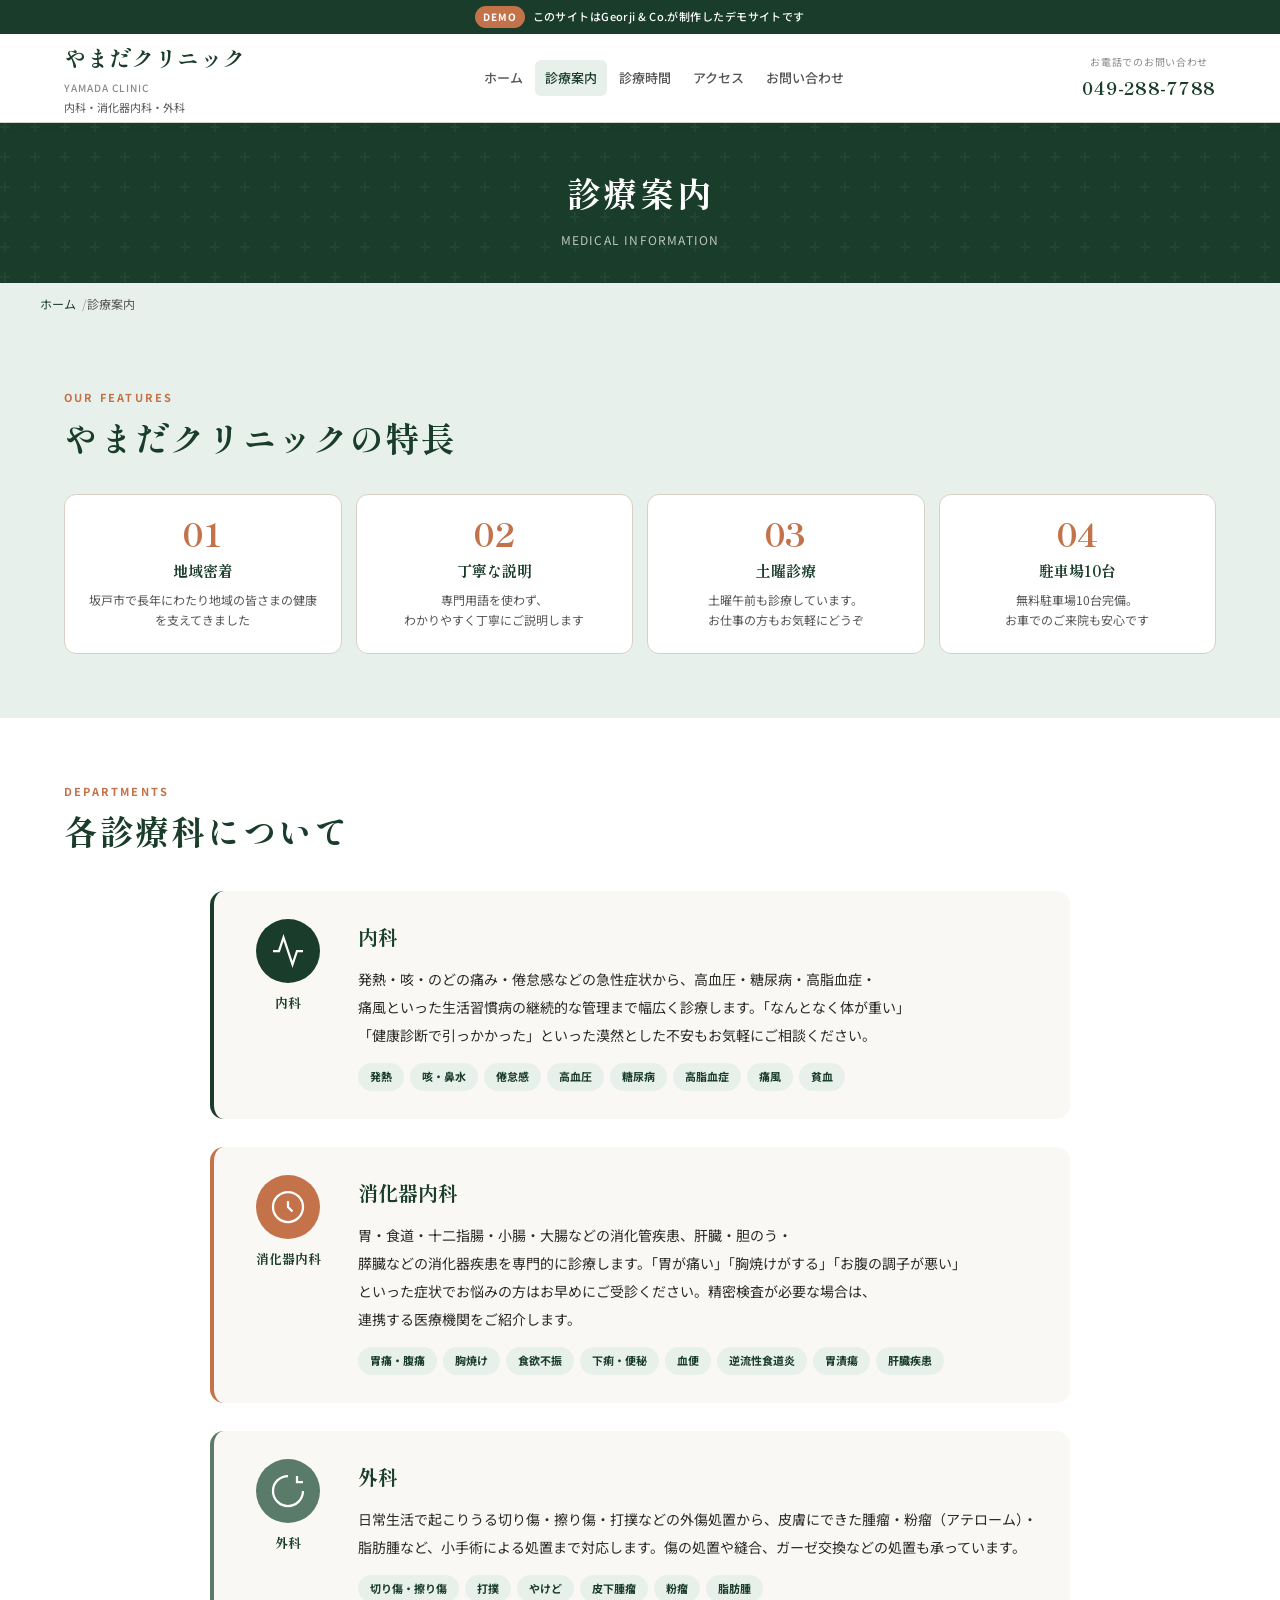
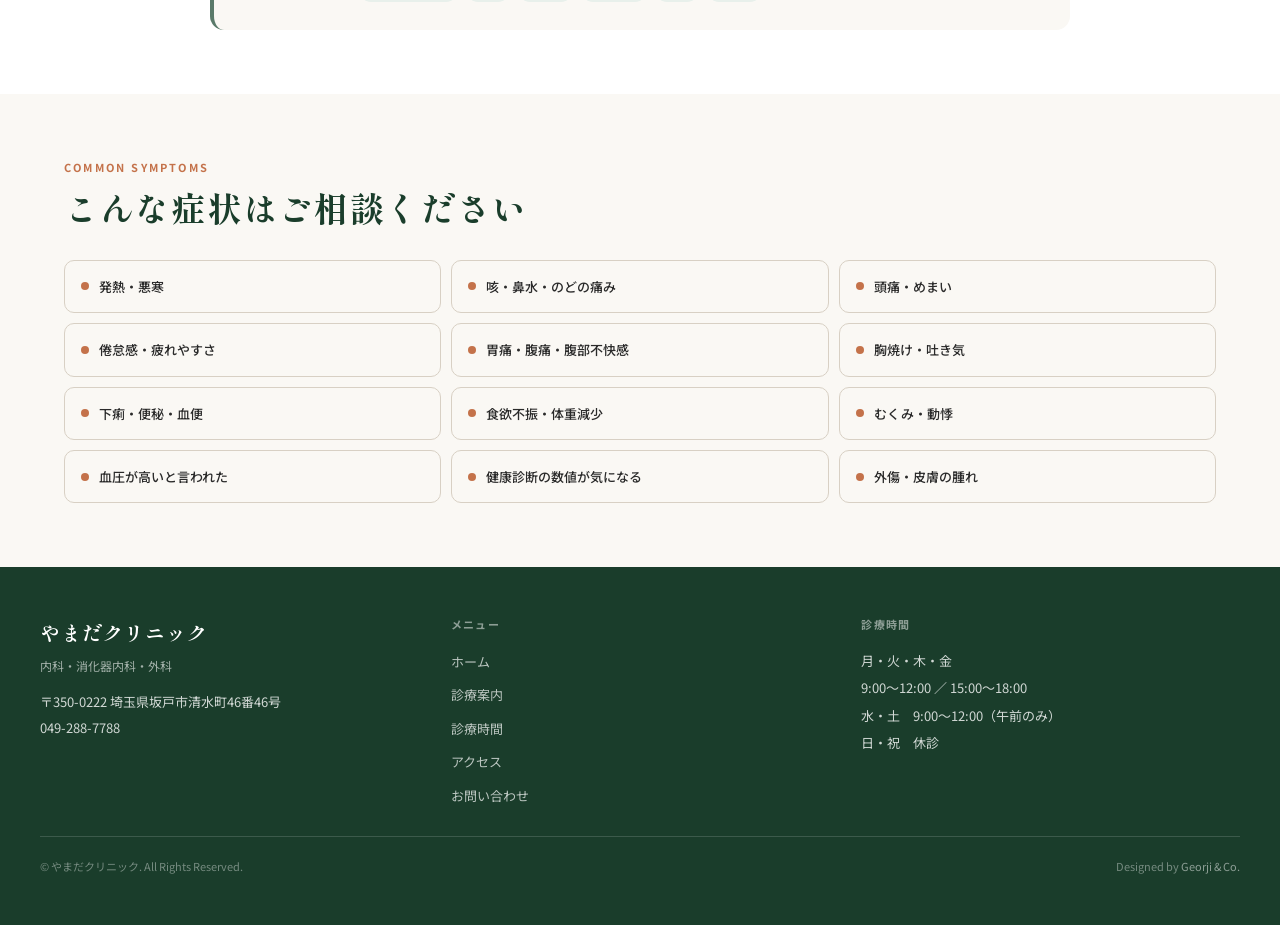
<file: clinic.html>
<!DOCTYPE html>
<html lang="ja">
<head>
  <meta charset="UTF-8">
  <meta name="viewport" content="width=device-width, initial-scale=1.0">
  <title>診療案内｜やまだクリニック</title>
  <meta name="description" content="やまだクリニックの診療案内。内科・消化器内科・外科の各専門分野の診療内容をご説明します。">
  <link rel="canonical" href="https://georji-and-co.github.io/yamada-clinic-demo/clinic.html">
  <link rel="stylesheet" href="style.css">
  <style>
    /* 診療案内固有 - SP最適化済み */
    .clinic-section { background: var(--white); }

    /* 特徴グリッド */
    .feature-grid { display: grid; gap: 14px; margin-top: 32px; }
    @media (min-width: 560px) { .feature-grid { grid-template-columns: repeat(2, minmax(0,1fr)); } }
    @media (min-width: 900px) { .feature-grid { grid-template-columns: repeat(4, minmax(0,1fr)); } }
    .feature-card { background: var(--white); border-radius: 12px; padding: 22px 18px; text-align: center; border: 1px solid var(--border); min-width: 0; }
    .feature-num { font-family: var(--font-min); font-size: 32px; font-weight: 800; color: var(--terra); line-height: 1; }
    .feature-title { font-family: var(--font-min); font-size: 15px; font-weight: 700; color: var(--green); margin-top: 8px; }
    .feature-desc { font-size: 12px; color: var(--text-mid); margin-top: 6px; line-height: 1.7; }

    /* 診療科カード */
    .dept-detail { max-width: 860px; margin: 36px auto 0; display: flex; flex-direction: column; gap: 28px; }
    .dept-detail-card {
      background: var(--cream); border-radius: 14px; padding: 24px 18px;
      border-left: 4px solid var(--green); min-width: 0;
    }
    @media (min-width: 640px) {
      .dept-detail-card { display: grid; grid-template-columns: 100px 1fr; gap: 20px; padding: 28px 24px; align-items: start; }
    }
    .dept-badge { display: flex; flex-direction: column; align-items: center; gap: 8px; text-align: center; margin-bottom: 16px; }
    @media (min-width: 640px) { .dept-badge { margin-bottom: 0; } }
    .dept-badge-icon { width: 64px; height: 64px; border-radius: 50%; background: var(--green); display: flex; align-items: center; justify-content: center; }
    .dept-badge-icon svg { width: 36px !important; height: 36px !important; color: var(--white); }
    .dept-badge-name { font-family: var(--font-min); font-size: 13px; font-weight: 700; color: var(--green); }
    .dept-detail-title { font-family: var(--font-min); font-size: 20px; font-weight: 700; color: var(--green); margin-bottom: 10px; }
    .dept-detail-text { font-size: 14px; line-height: 2; color: var(--text); }
    .symptom-tags { display: flex; flex-wrap: wrap; gap: 6px; margin-top: 14px; }
    .symptom-tag { background: var(--green-light); color: var(--green); font-size: 11px; font-weight: 700; padding: 4px 12px; border-radius: 20px; white-space: nowrap; }

    /* よくある症状 */
    .symptom-grid { display: grid; gap: 10px; margin-top: 28px; }
    @media (min-width: 560px) { .symptom-grid { grid-template-columns: repeat(2, minmax(0,1fr)); } }
    @media (min-width: 900px) { .symptom-grid { grid-template-columns: repeat(3, minmax(0,1fr)); } }
    .symptom-item { display: flex; align-items: center; gap: 10px; background: var(--cream); border-radius: 10px; padding: 14px 16px; border: 1px solid var(--border); min-width: 0; }
    .symptom-dot { width: 8px; height: 8px; border-radius: 50%; background: var(--terra); flex-shrink: 0; }
    .symptom-item-text { font-size: 13px; font-weight: 500; min-width: 0; }
  </style>
</head>
<body>

<div class="demo-banner">
  <span>DEMO</span>
  <p>このサイトはGeorji &amp; Co.が制作したデモサイトです</p>
</div>

<header class="site-header">
  <div class="header-inner">
    <div class="logo-wrap">
      <div class="logo-ja">やまだクリニック</div>
      <div class="logo-en">Yamada Clinic</div>
      <div class="logo-sub">内科・消化器内科・外科</div>
    </div>
    <nav class="pc-nav">
      <a href="index.html">ホーム</a>
      <a href="clinic.html" style="background:var(--green-light);color:var(--green);">診療案内</a>
      <a href="hours.html">診療時間</a>
      <a href="access.html">アクセス</a>
      <a href="contact.html">お問い合わせ</a>
    </nav>
    <div class="header-cta">
      <a href="tel:0492887788" class="btn-tel"><small>お電話でのお問い合わせ</small>049-288-7788</a>
    </div>
    <button class="hamburger" id="hamburger" aria-label="メニュー"><span></span><span></span><span></span></button>
  </div>
</header>

<nav class="sp-menu" id="spMenu">
  <a href="index.html">ホーム</a>
  <a href="clinic.html">診療案内</a>
  <a href="hours.html">診療時間・休診情報</a>
  <a href="access.html">アクセス</a>
  <a href="contact.html">お問い合わせ</a>
  <a href="tel:0492887788" class="sp-tel">
    <svg xmlns="http://www.w3.org/2000/svg" width="20" height="20" viewBox="0 0 24 24" fill="none" stroke="currentColor" stroke-width="2"><path d="M22 16.92v3a2 2 0 0 1-2.18 2 19.79 19.79 0 0 1-8.63-3.07A19.5 19.5 0 0 1 4.69 12 19.79 19.79 0 0 1 1.61 3.4 2 2 0 0 1 3.58 1.22h3a2 2 0 0 1 2 1.72 12.84 12.84 0 0 0 .7 2.81 2 2 0 0 1-.45 2.11L7.91 8.97a16 16 0 0 0 6.29 6.29l1.28-1.28a2 2 0 0 1 2.11-.45 12.84 12.84 0 0 0 2.81.7A2 2 0 0 1 22 16.92z"/></svg>
    049-288-7788
  </a>
</nav>

<div class="page-hero"><h1 class="page-hero-title">診療案内</h1><p class="page-hero-sub">Medical Information</p></div>
<nav class="breadcrumb"><ol><li><a href="index.html">ホーム</a></li><li>診療案内</li></ol></nav>

<section style="background:var(--green-light);">
  <div class="container">
    <p class="section-label fade-in">Our Features</p>
    <h2 class="section-title fade-in">やまだクリニックの特長</h2>
    <div class="feature-grid">
      <div class="feature-card fade-in"><div class="feature-num">01</div><div class="feature-title">地域密着</div><p class="feature-desc">坂戸市で長年にわたり地域の皆さまの健康を支えてきました</p></div>
      <div class="feature-card fade-in"><div class="feature-num">02</div><div class="feature-title">丁寧な説明</div><p class="feature-desc">専門用語を使わず、わかりやすく丁寧にご説明します</p></div>
      <div class="feature-card fade-in"><div class="feature-num">03</div><div class="feature-title">土曜診療</div><p class="feature-desc">土曜午前も診療しています。お仕事の方もお気軽にどうぞ</p></div>
      <div class="feature-card fade-in"><div class="feature-num">04</div><div class="feature-title">駐車場10台</div><p class="feature-desc">無料駐車場10台完備。お車でのご来院も安心です</p></div>
    </div>
  </div>
</section>

<section class="clinic-section">
  <div class="container">
    <p class="section-label fade-in">Departments</p>
    <h2 class="section-title fade-in">各診療科について</h2>
    <div class="dept-detail">
      <div class="dept-detail-card fade-in">
        <div class="dept-badge">
          <div class="dept-badge-icon"><svg xmlns="http://www.w3.org/2000/svg" viewBox="0 0 24 24" fill="none" stroke="currentColor" stroke-width="1.5"><path d="M22 12h-4l-3 9L9 3l-3 9H2"/></svg></div>
          <div class="dept-badge-name">内科</div>
        </div>
        <div>
          <h3 class="dept-detail-title">内科</h3>
          <p class="dept-detail-text">発熱・咳・のどの痛み・倦怠感などの急性症状から、高血圧・糖尿病・高脂血症・痛風といった生活習慣病の継続的な管理まで幅広く診療します。「なんとなく体が重い」「健康診断で引っかかった」といった漠然とした不安もお気軽にご相談ください。</p>
          <div class="symptom-tags">
            <span class="symptom-tag">発熱</span><span class="symptom-tag">咳・鼻水</span><span class="symptom-tag">倦怠感</span>
            <span class="symptom-tag">高血圧</span><span class="symptom-tag">糖尿病</span><span class="symptom-tag">高脂血症</span>
            <span class="symptom-tag">痛風</span><span class="symptom-tag">貧血</span>
          </div>
        </div>
      </div>
      <div class="dept-detail-card fade-in" style="border-left-color:var(--terra);">
        <div class="dept-badge">
          <div class="dept-badge-icon" style="background:var(--terra);"><svg xmlns="http://www.w3.org/2000/svg" viewBox="0 0 24 24" fill="none" stroke="currentColor" stroke-width="1.5"><circle cx="12" cy="12" r="10"/><path d="M12 8v4l3 3"/></svg></div>
          <div class="dept-badge-name">消化器内科</div>
        </div>
        <div>
          <h3 class="dept-detail-title">消化器内科</h3>
          <p class="dept-detail-text">胃・食道・十二指腸・小腸・大腸などの消化管疾患、肝臓・胆のう・膵臓などの消化器疾患を専門的に診療します。「胃が痛い」「胸焼けがする」「お腹の調子が悪い」といった症状でお悩みの方はお早めにご受診ください。精密検査が必要な場合は、連携する医療機関をご紹介します。</p>
          <div class="symptom-tags">
            <span class="symptom-tag">胃痛・腹痛</span><span class="symptom-tag">胸焼け</span><span class="symptom-tag">食欲不振</span>
            <span class="symptom-tag">下痢・便秘</span><span class="symptom-tag">血便</span><span class="symptom-tag">逆流性食道炎</span>
            <span class="symptom-tag">胃潰瘍</span><span class="symptom-tag">肝臓疾患</span>
          </div>
        </div>
      </div>
      <div class="dept-detail-card fade-in" style="border-left-color:#5a7a6a;">
        <div class="dept-badge">
          <div class="dept-badge-icon" style="background:#5a7a6a;"><svg xmlns="http://www.w3.org/2000/svg" viewBox="0 0 24 24" fill="none" stroke="currentColor" stroke-width="1.5"><path d="M18 2v4h4"/><path d="M12 2a10 10 0 1 0 10 10"/></svg></div>
          <div class="dept-badge-name">外科</div>
        </div>
        <div>
          <h3 class="dept-detail-title">外科</h3>
          <p class="dept-detail-text">日常生活で起こりうる切り傷・擦り傷・打撲などの外傷処置から、皮膚にできた腫瘤・粉瘤（アテローム）・脂肪腫など、小手術による処置まで対応します。傷の処置や縫合、ガーゼ交換などの処置も承っています。</p>
          <div class="symptom-tags">
            <span class="symptom-tag">切り傷・擦り傷</span><span class="symptom-tag">打撲</span><span class="symptom-tag">やけど</span>
            <span class="symptom-tag">皮下腫瘤</span><span class="symptom-tag">粉瘤</span><span class="symptom-tag">脂肪腫</span>
          </div>
        </div>
      </div>
    </div>
  </div>
</section>

<section style="background:var(--cream);">
  <div class="container">
    <p class="section-label fade-in">Common Symptoms</p>
    <h2 class="section-title fade-in">こんな症状はご相談ください</h2>
    <div class="symptom-grid">
      <div class="symptom-item fade-in"><div class="symptom-dot"></div><span class="symptom-item-text">発熱・悪寒</span></div>
      <div class="symptom-item fade-in"><div class="symptom-dot"></div><span class="symptom-item-text">咳・鼻水・のどの痛み</span></div>
      <div class="symptom-item fade-in"><div class="symptom-dot"></div><span class="symptom-item-text">頭痛・めまい</span></div>
      <div class="symptom-item fade-in"><div class="symptom-dot"></div><span class="symptom-item-text">倦怠感・疲れやすさ</span></div>
      <div class="symptom-item fade-in"><div class="symptom-dot"></div><span class="symptom-item-text">胃痛・腹痛・腹部不快感</span></div>
      <div class="symptom-item fade-in"><div class="symptom-dot"></div><span class="symptom-item-text">胸焼け・吐き気</span></div>
      <div class="symptom-item fade-in"><div class="symptom-dot"></div><span class="symptom-item-text">下痢・便秘・血便</span></div>
      <div class="symptom-item fade-in"><div class="symptom-dot"></div><span class="symptom-item-text">食欲不振・体重減少</span></div>
      <div class="symptom-item fade-in"><div class="symptom-dot"></div><span class="symptom-item-text">むくみ・動悸</span></div>
      <div class="symptom-item fade-in"><div class="symptom-dot"></div><span class="symptom-item-text">血圧が高いと言われた</span></div>
      <div class="symptom-item fade-in"><div class="symptom-dot"></div><span class="symptom-item-text">健康診断の数値が気になる</span></div>
      <div class="symptom-item fade-in"><div class="symptom-dot"></div><span class="symptom-item-text">外傷・皮膚の腫れ</span></div>
    </div>
  </div>
</section>

<footer class="site-footer">
  <div class="footer-inner">
    <div><div class="footer-logo-ja">やまだクリニック</div><div class="footer-logo-sub">内科・消化器内科・外科</div><div class="footer-info">〒350-0222 埼玉県坂戸市清水町46番46号<br><a href="tel:0492887788">049-288-7788</a></div></div>
    <div><div class="footer-nav-title">メニュー</div><nav class="footer-nav"><a href="index.html">ホーム</a><a href="clinic.html">診療案内</a><a href="hours.html">診療時間</a><a href="access.html">アクセス</a><a href="contact.html">お問い合わせ</a></nav></div>
    <div><div class="footer-nav-title">診療時間</div><div class="footer-info" style="font-size:13px;line-height:2.1;">月・火・木・金<br>9:00〜12:00 ／ 15:00〜18:00<br>水・土　9:00〜12:00（午前のみ）<br>日・祝　休診</div></div>
  </div>
  <div class="footer-bottom"><span>&copy; やまだクリニック. All Rights Reserved.</span><span class="footer-credit">Designed by <a href="https://georji-and-co.github.io/" target="_blank" rel="noopener">Georji &amp; Co.</a></span></div>
</footer>
<div class="sticky-cta">
  <a href="tel:0492887788" class="cta-tel"><svg xmlns="http://www.w3.org/2000/svg" viewBox="0 0 24 24" fill="none" stroke="currentColor" stroke-width="2"><path d="M22 16.92v3a2 2 0 0 1-2.18 2 19.79 19.79 0 0 1-8.63-3.07A19.5 19.5 0 0 1 4.69 12 19.79 19.79 0 0 1 1.61 3.4 2 2 0 0 1 3.58 1.22h3a2 2 0 0 1 2 1.72 12.84 12.84 0 0 0 .7 2.81 2 2 0 0 1-.45 2.11L7.91 8.97a16 16 0 0 0 6.29 6.29l1.28-1.28a2 2 0 0 1 2.11-.45 12.84 12.84 0 0 0 2.81.7A2 2 0 0 1 22 16.92z"/></svg>電話する</a>
  <a href="contact.html" class="cta-web"><svg xmlns="http://www.w3.org/2000/svg" viewBox="0 0 24 24" fill="none" stroke="currentColor" stroke-width="2"><path d="M21 15a2 2 0 0 1-2 2H7l-4 4V5a2 2 0 0 1 2-2h14a2 2 0 0 1 2 2z"/></svg>お問い合わせ</a>
</div>
<nav class="sp-bottom-nav">
  <a href="index.html"><svg xmlns="http://www.w3.org/2000/svg" viewBox="0 0 24 24" fill="none" stroke="currentColor" stroke-width="2"><path d="m3 9 9-7 9 7v11a2 2 0 0 1-2 2H5a2 2 0 0 1-2-2z"/><polyline points="9 22 9 12 15 12 15 22"/></svg>ホーム</a>
  <a href="clinic.html"><svg xmlns="http://www.w3.org/2000/svg" viewBox="0 0 24 24" fill="none" stroke="currentColor" stroke-width="2"><path d="M22 12h-4l-3 9L9 3l-3 9H2"/></svg>診療</a>
  <a href="hours.html"><svg xmlns="http://www.w3.org/2000/svg" viewBox="0 0 24 24" fill="none" stroke="currentColor" stroke-width="2"><circle cx="12" cy="12" r="10"/><polyline points="12 6 12 12 16 14"/></svg>時間</a>
  <a href="access.html"><svg xmlns="http://www.w3.org/2000/svg" viewBox="0 0 24 24" fill="none" stroke="currentColor" stroke-width="2"><path d="M21 10c0 7-9 13-9 13s-9-6-9-13a9 9 0 0 1 18 0z"/><circle cx="12" cy="10" r="3"/></svg>アクセス</a>
  <a href="contact.html"><svg xmlns="http://www.w3.org/2000/svg" viewBox="0 0 24 24" fill="none" stroke="currentColor" stroke-width="2"><path d="M21 15a2 2 0 0 1-2 2H7l-4 4V5a2 2 0 0 1 2-2h14a2 2 0 0 1 2 2z"/></svg>問合せ</a>
</nav>
<script src="common.js"></script>
</body>
</html>
</file>
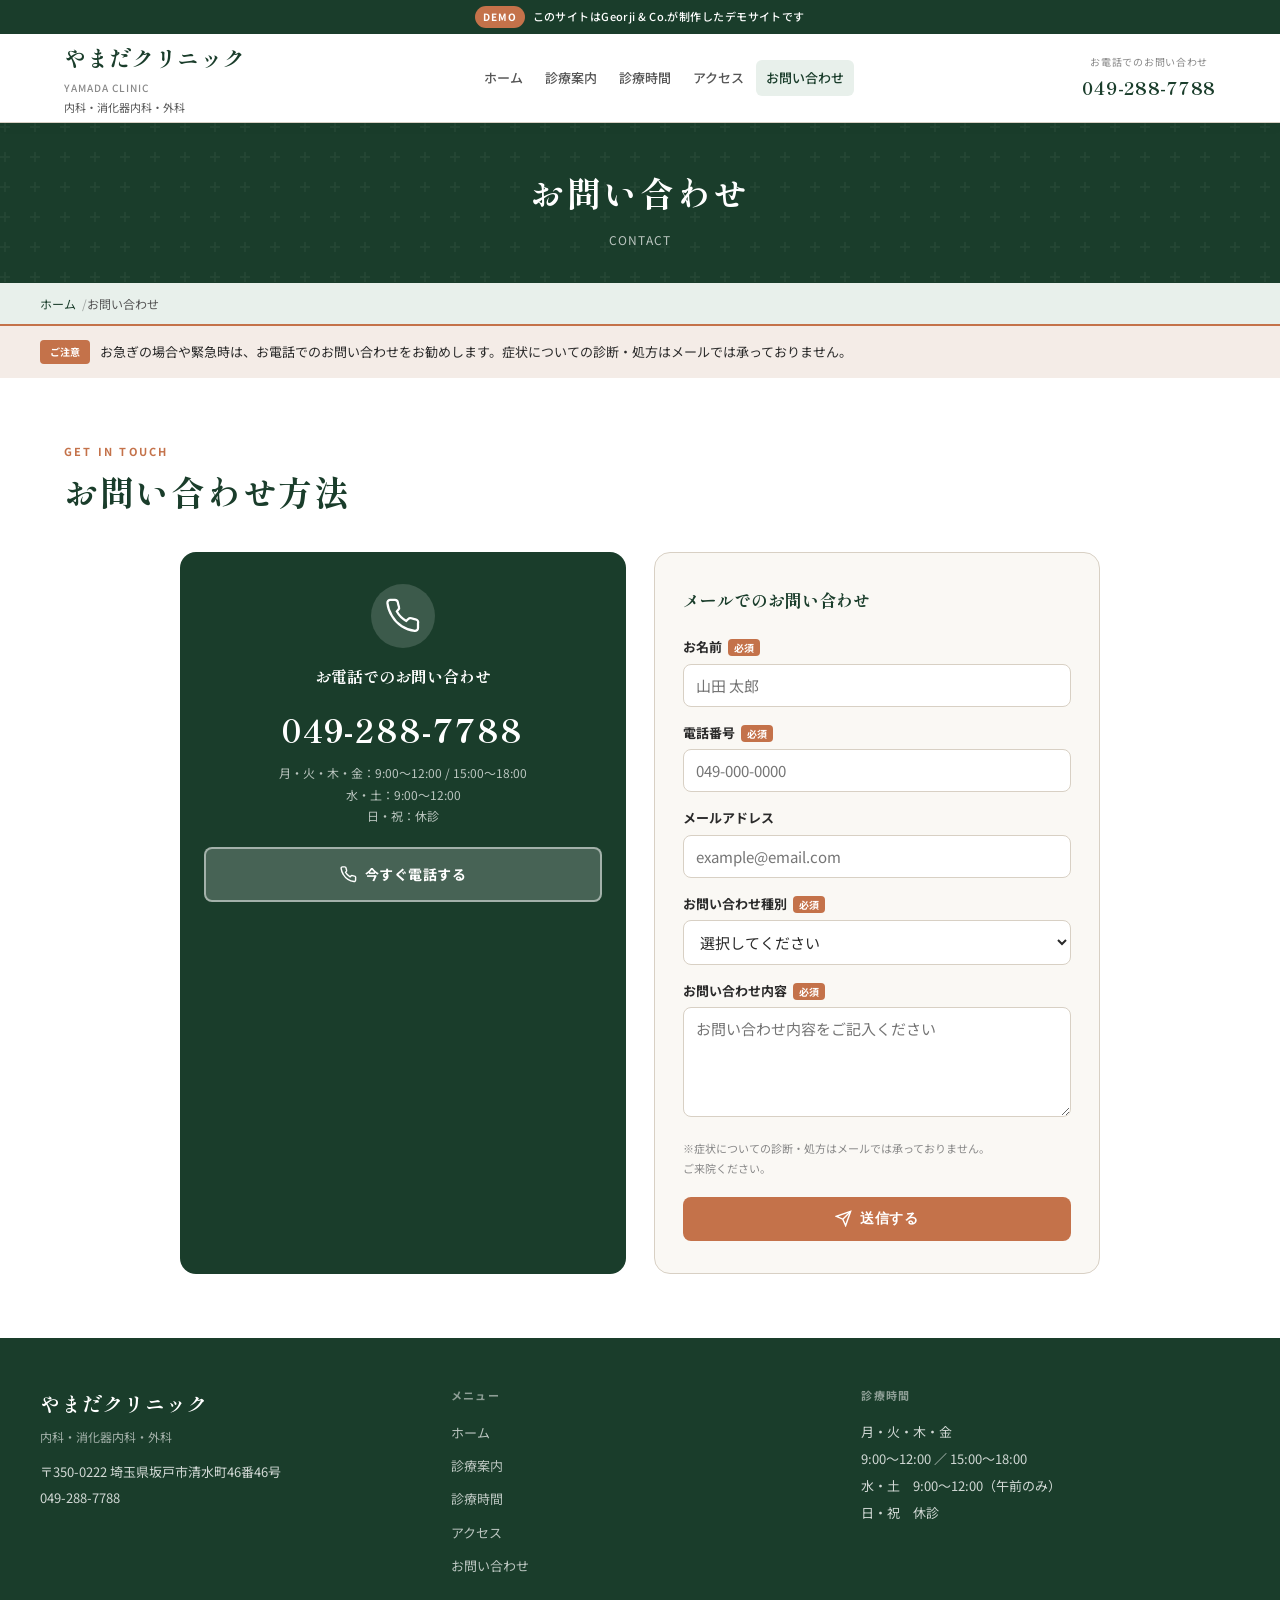
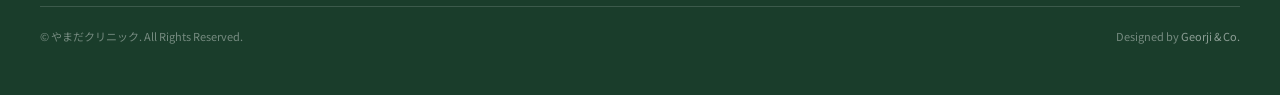
<file: contact.html>
<!DOCTYPE html>
<html lang="ja">
<head>
  <meta charset="UTF-8">
  <meta name="viewport" content="width=device-width, initial-scale=1.0">
  <title>お問い合わせ｜やまだクリニック</title>
  <meta name="description" content="やまだクリニックへのお問い合わせ。お電話（049-288-7788）またはメールフォームからご連絡いただけます。">
  <link rel="canonical" href="https://georji-and-co.github.io/yamada-clinic-demo/contact.html">
  <link rel="stylesheet" href="style.css">
  <style>
    .contact-grid { display: grid; gap: 28px; max-width: 920px; margin: 36px auto 0; }
    @media (min-width: 768px) { .contact-grid { grid-template-columns: 1fr 1fr; } }
    .tel-block { background: var(--green); border-radius: 16px; padding: 32px 24px; text-align: center; color: var(--white); }
    .tel-block-icon { width: 64px; height: 64px; border-radius: 50%; background: rgba(255,255,255,.15); display: flex; align-items: center; justify-content: center; margin: 0 auto 14px; }
    .tel-block-icon svg { width: 36px !important; height: 36px !important; color: var(--white); }
    .tel-block-title { font-family: var(--font-min); font-size: 16px; font-weight: 700; margin-bottom: 8px; }
    .tel-block-num { font-family: var(--font-min); font-size: 32px; font-weight: 700; color: var(--white); letter-spacing: 0.04em; display: block; margin: 10px 0 4px; }
    .tel-block-note { font-size: 12px; color: rgba(255,255,255,.7); line-height: 1.8; }
    .form-block { background: var(--cream); border-radius: 16px; padding: 28px 20px; border: 1px solid var(--border); }
    @media (min-width: 768px) { .form-block { padding: 32px 28px; } }
    .form-block-title { font-family: var(--font-min); font-size: 17px; font-weight: 700; color: var(--green); margin-bottom: 20px; }
    .form-group { margin-bottom: 14px; }
    .form-label { display: block; font-size: 13px; font-weight: 700; color: var(--text); margin-bottom: 5px; }
    .form-label .req { background: var(--terra); color: var(--white); font-size: 10px; padding: 1px 6px; border-radius: 4px; margin-left: 6px; }
    .form-input, .form-select, .form-textarea { width: 100%; max-width: 100%; padding: 10px 12px; border: 1px solid var(--border); border-radius: 8px; font-family: var(--font-sans); font-size: 15px; color: var(--text); background: var(--white); transition: border-color .2s; outline: none; }
    .form-input:focus, .form-select:focus, .form-textarea:focus { border-color: var(--green); box-shadow: 0 0 0 3px rgba(26,61,43,.08); }
    .form-textarea { min-height: 110px; resize: vertical; }
    .form-note { font-size: 11px; color: var(--text-light); margin-top: 4px; }
    .notice-bar { background: var(--terra-light); border-top: 2px solid var(--terra); padding: 14px 16px; }
    .notice-bar-inner { max-width: 1200px; margin: 0 auto; display: flex; align-items: flex-start; gap: 10px; font-size: 13px; }
    .notice-tag { background: var(--terra); color: var(--white); font-size: 10px; font-weight: 700; padding: 3px 10px; border-radius: 4px; white-space: nowrap; flex-shrink: 0; }
  </style>
</head>
<body>
<div class="demo-banner"><span>DEMO</span><p>このサイトはGeorji &amp; Co.が制作したデモサイトです</p></div>
<header class="site-header">
  <div class="header-inner">
    <div class="logo-wrap"><div class="logo-ja">やまだクリニック</div><div class="logo-en">Yamada Clinic</div><div class="logo-sub">内科・消化器内科・外科</div></div>
    <nav class="pc-nav"><a href="index.html">ホーム</a><a href="clinic.html">診療案内</a><a href="hours.html">診療時間</a><a href="access.html">アクセス</a><a href="contact.html" style="background:var(--green-light);color:var(--green);">お問い合わせ</a></nav>
    <div class="header-cta"><a href="tel:0492887788" class="btn-tel"><small>お電話でのお問い合わせ</small>049-288-7788</a></div>
    <button class="hamburger" id="hamburger" aria-label="メニュー"><span></span><span></span><span></span></button>
  </div>
</header>
<nav class="sp-menu" id="spMenu">
  <a href="index.html">ホーム</a><a href="clinic.html">診療案内</a><a href="hours.html">診療時間・休診情報</a><a href="access.html">アクセス</a><a href="contact.html">お問い合わせ</a>
  <a href="tel:0492887788" class="sp-tel"><svg xmlns="http://www.w3.org/2000/svg" width="20" height="20" viewBox="0 0 24 24" fill="none" stroke="currentColor" stroke-width="2"><path d="M22 16.92v3a2 2 0 0 1-2.18 2 19.79 19.79 0 0 1-8.63-3.07A19.5 19.5 0 0 1 4.69 12 19.79 19.79 0 0 1 1.61 3.4 2 2 0 0 1 3.58 1.22h3a2 2 0 0 1 2 1.72 12.84 12.84 0 0 0 .7 2.81 2 2 0 0 1-.45 2.11L7.91 8.97a16 16 0 0 0 6.29 6.29l1.28-1.28a2 2 0 0 1 2.11-.45 12.84 12.84 0 0 0 2.81.7A2 2 0 0 1 22 16.92z"/></svg>049-288-7788</a>
</nav>
<div class="page-hero"><h1 class="page-hero-title">お問い合わせ</h1><p class="page-hero-sub">Contact</p></div>
<nav class="breadcrumb"><ol><li><a href="index.html">ホーム</a></li><li>お問い合わせ</li></ol></nav>

<div class="notice-bar">
  <div class="notice-bar-inner"><span class="notice-tag">ご注意</span><p>お急ぎの場合や緊急時は、お電話でのお問い合わせをお勧めします。症状についての診断・処方はメールでは承っておりません。</p></div>
</div>

<section style="background:var(--white);">
  <div class="container">
    <p class="section-label fade-in">Get in Touch</p>
    <h2 class="section-title fade-in">お問い合わせ方法</h2>
    <div class="contact-grid">
      <div class="tel-block fade-in">
        <div class="tel-block-icon"><svg xmlns="http://www.w3.org/2000/svg" viewBox="0 0 24 24" fill="none" stroke="currentColor" stroke-width="1.5"><path d="M22 16.92v3a2 2 0 0 1-2.18 2 19.79 19.79 0 0 1-8.63-3.07A19.5 19.5 0 0 1 4.69 12 19.79 19.79 0 0 1 1.61 3.4 2 2 0 0 1 3.58 1.22h3a2 2 0 0 1 2 1.72 12.84 12.84 0 0 0 .7 2.81 2 2 0 0 1-.45 2.11L7.91 8.97a16 16 0 0 0 6.29 6.29l1.28-1.28a2 2 0 0 1 2.11-.45 12.84 12.84 0 0 0 2.81.7A2 2 0 0 1 22 16.92z"/></svg></div>
        <div class="tel-block-title">お電話でのお問い合わせ</div>
        <a href="tel:0492887788" class="tel-block-num">049-288-7788</a>
        <div class="tel-block-note">月・火・木・金：9:00〜12:00 / 15:00〜18:00<br>水・土：9:00〜12:00<br>日・祝：休診</div>
        <a href="tel:0492887788" class="btn-primary" style="margin-top:20px;background:rgba(255,255,255,.2);border:2px solid rgba(255,255,255,.5);width:100%;justify-content:center;">
          <svg xmlns="http://www.w3.org/2000/svg" width="17" height="17" viewBox="0 0 24 24" fill="none" stroke="currentColor" stroke-width="2"><path d="M22 16.92v3a2 2 0 0 1-2.18 2 19.79 19.79 0 0 1-8.63-3.07A19.5 19.5 0 0 1 4.69 12 19.79 19.79 0 0 1 1.61 3.4 2 2 0 0 1 3.58 1.22h3a2 2 0 0 1 2 1.72 12.84 12.84 0 0 0 .7 2.81 2 2 0 0 1-.45 2.11L7.91 8.97a16 16 0 0 0 6.29 6.29l1.28-1.28a2 2 0 0 1 2.11-.45 12.84 12.84 0 0 0 2.81.7A2 2 0 0 1 22 16.92z"/></svg>
          今すぐ電話する
        </a>
      </div>
      <div class="form-block fade-in">
        <div class="form-block-title">メールでのお問い合わせ</div>
        <form action="#" method="post">
          <div class="form-group"><label class="form-label" for="name">お名前<span class="req">必須</span></label><input class="form-input" type="text" id="name" name="name" placeholder="山田 太郎" required></div>
          <div class="form-group"><label class="form-label" for="tel">電話番号<span class="req">必須</span></label><input class="form-input" type="tel" id="tel" name="tel" placeholder="049-000-0000" required></div>
          <div class="form-group"><label class="form-label" for="email">メールアドレス</label><input class="form-input" type="email" id="email" name="email" placeholder="example@email.com"></div>
          <div class="form-group"><label class="form-label" for="subject">お問い合わせ種別<span class="req">必須</span></label><select class="form-select" id="subject" name="subject" required><option value="">選択してください</option><option>診療について</option><option>診療時間・休診について</option><option>受診方法について</option><option>その他</option></select></div>
          <div class="form-group"><label class="form-label" for="message">お問い合わせ内容<span class="req">必須</span></label><textarea class="form-textarea" id="message" name="message" placeholder="お問い合わせ内容をご記入ください" required></textarea></div>
          <p class="form-note">※症状についての診断・処方はメールでは承っておりません。ご来院ください。</p>
          <div style="margin-top:18px;"><button type="submit" class="btn-primary" style="width:100%;justify-content:center;"><svg xmlns="http://www.w3.org/2000/svg" width="17" height="17" viewBox="0 0 24 24" fill="none" stroke="currentColor" stroke-width="2"><line x1="22" y1="2" x2="11" y2="13"/><polygon points="22 2 15 22 11 13 2 9 22 2"/></svg>送信する</button></div>
        </form>
      </div>
    </div>
  </div>
</section>

<footer class="site-footer">
  <div class="footer-inner">
    <div><div class="footer-logo-ja">やまだクリニック</div><div class="footer-logo-sub">内科・消化器内科・外科</div><div class="footer-info">〒350-0222 埼玉県坂戸市清水町46番46号<br><a href="tel:0492887788">049-288-7788</a></div></div>
    <div><div class="footer-nav-title">メニュー</div><nav class="footer-nav"><a href="index.html">ホーム</a><a href="clinic.html">診療案内</a><a href="hours.html">診療時間</a><a href="access.html">アクセス</a><a href="contact.html">お問い合わせ</a></nav></div>
    <div><div class="footer-nav-title">診療時間</div><div class="footer-info" style="font-size:13px;line-height:2.1;">月・火・木・金<br>9:00〜12:00 ／ 15:00〜18:00<br>水・土　9:00〜12:00（午前のみ）<br>日・祝　休診</div></div>
  </div>
  <div class="footer-bottom"><span>&copy; やまだクリニック. All Rights Reserved.</span><span class="footer-credit">Designed by <a href="https://georji-and-co.github.io/" target="_blank" rel="noopener">Georji &amp; Co.</a></span></div>
</footer>
<div class="sticky-cta">
  <a href="tel:0492887788" class="cta-tel"><svg xmlns="http://www.w3.org/2000/svg" viewBox="0 0 24 24" fill="none" stroke="currentColor" stroke-width="2"><path d="M22 16.92v3a2 2 0 0 1-2.18 2 19.79 19.79 0 0 1-8.63-3.07A19.5 19.5 0 0 1 4.69 12 19.79 19.79 0 0 1 1.61 3.4 2 2 0 0 1 3.58 1.22h3a2 2 0 0 1 2 1.72 12.84 12.84 0 0 0 .7 2.81 2 2 0 0 1-.45 2.11L7.91 8.97a16 16 0 0 0 6.29 6.29l1.28-1.28a2 2 0 0 1 2.11-.45 12.84 12.84 0 0 0 2.81.7A2 2 0 0 1 22 16.92z"/></svg>電話する</a>
  <a href="contact.html" class="cta-web"><svg xmlns="http://www.w3.org/2000/svg" viewBox="0 0 24 24" fill="none" stroke="currentColor" stroke-width="2"><path d="M21 15a2 2 0 0 1-2 2H7l-4 4V5a2 2 0 0 1 2-2h14a2 2 0 0 1 2 2z"/></svg>お問い合わせ</a>
</div>
<nav class="sp-bottom-nav">
  <a href="index.html"><svg xmlns="http://www.w3.org/2000/svg" viewBox="0 0 24 24" fill="none" stroke="currentColor" stroke-width="2"><path d="m3 9 9-7 9 7v11a2 2 0 0 1-2 2H5a2 2 0 0 1-2-2z"/><polyline points="9 22 9 12 15 12 15 22"/></svg>ホーム</a>
  <a href="clinic.html"><svg xmlns="http://www.w3.org/2000/svg" viewBox="0 0 24 24" fill="none" stroke="currentColor" stroke-width="2"><path d="M22 12h-4l-3 9L9 3l-3 9H2"/></svg>診療</a>
  <a href="hours.html"><svg xmlns="http://www.w3.org/2000/svg" viewBox="0 0 24 24" fill="none" stroke="currentColor" stroke-width="2"><circle cx="12" cy="12" r="10"/><polyline points="12 6 12 12 16 14"/></svg>時間</a>
  <a href="access.html"><svg xmlns="http://www.w3.org/2000/svg" viewBox="0 0 24 24" fill="none" stroke="currentColor" stroke-width="2"><path d="M21 10c0 7-9 13-9 13s-9-6-9-13a9 9 0 0 1 18 0z"/><circle cx="12" cy="10" r="3"/></svg>アクセス</a>
  <a href="contact.html"><svg xmlns="http://www.w3.org/2000/svg" viewBox="0 0 24 24" fill="none" stroke="currentColor" stroke-width="2"><path d="M21 15a2 2 0 0 1-2 2H7l-4 4V5a2 2 0 0 1 2-2h14a2 2 0 0 1 2 2z"/></svg>問合せ</a>
</nav>
<script src="common.js"></script>
</body>
</html>
</file>
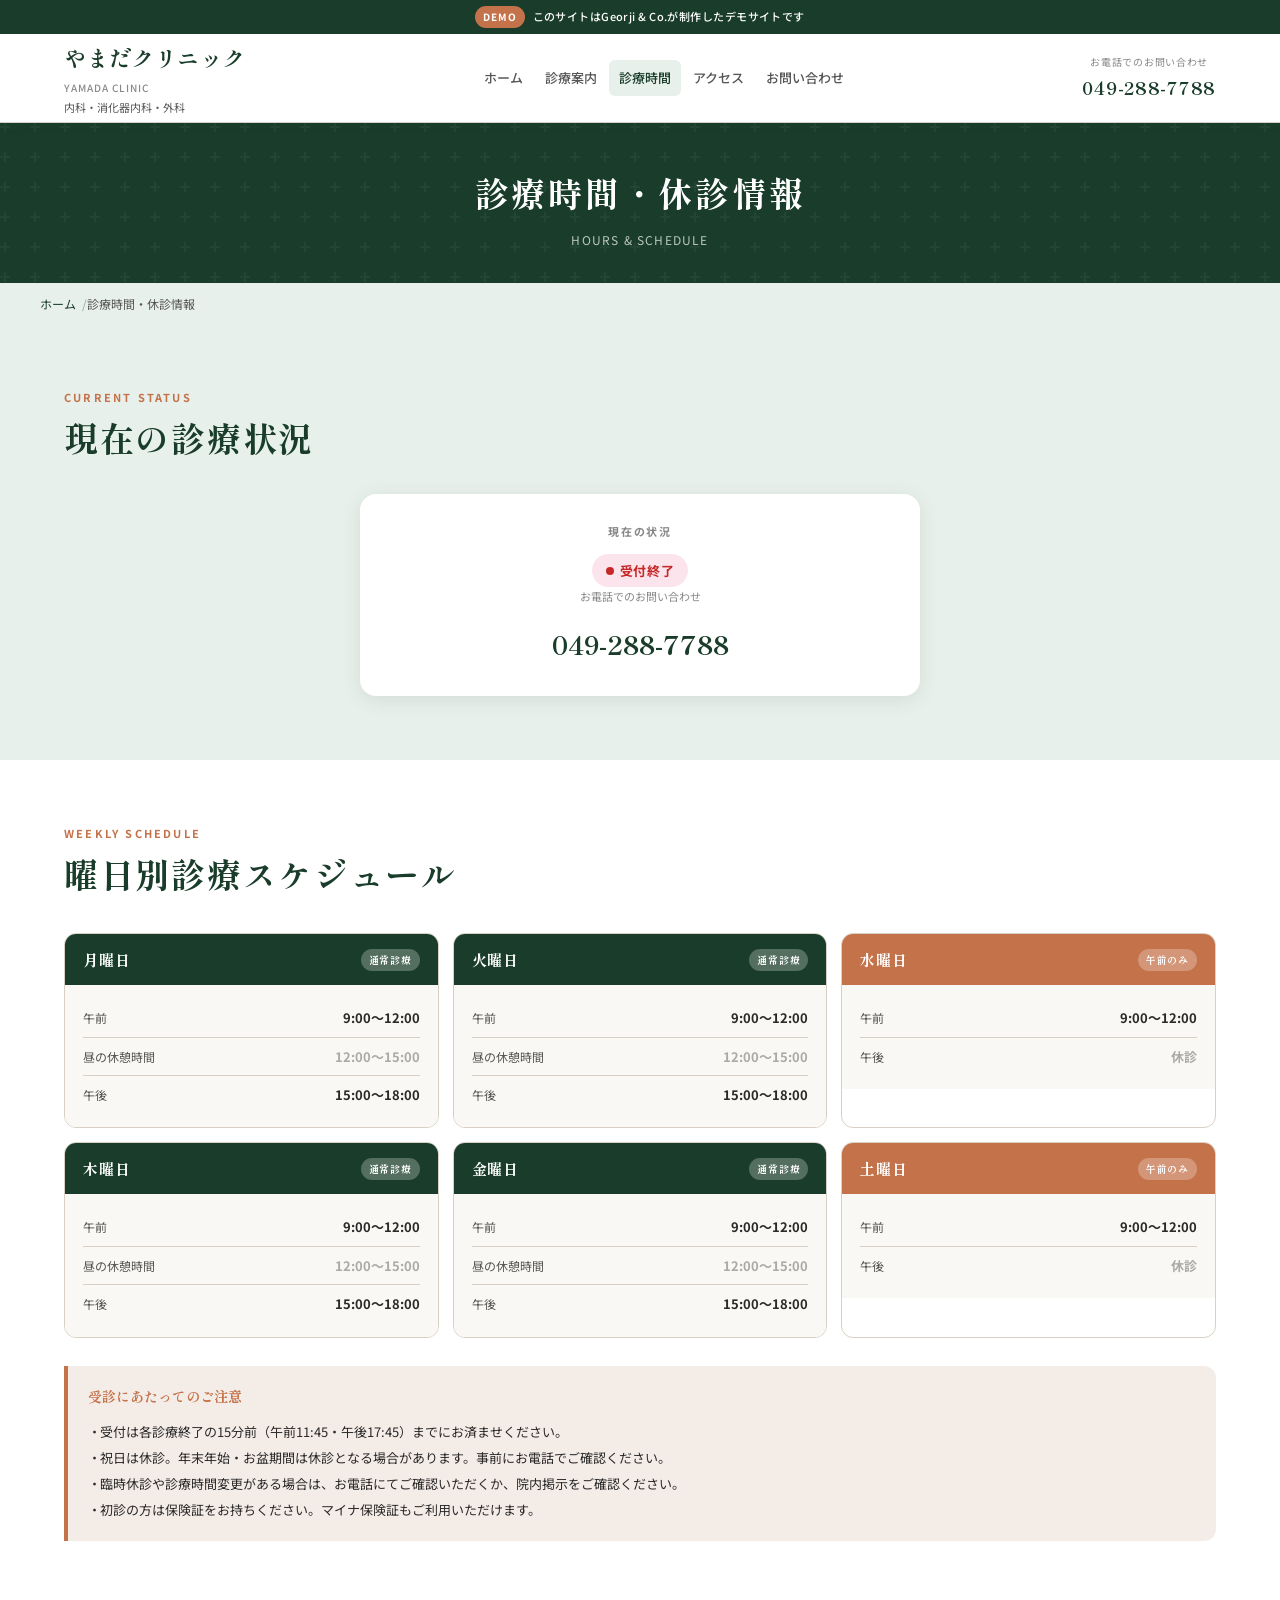
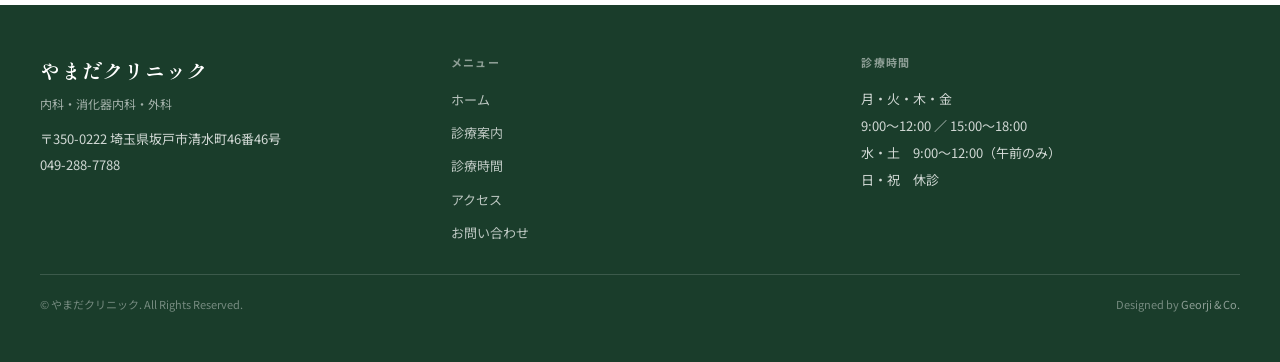
<file: hours.html>
<!DOCTYPE html>
<html lang="ja">
<head>
  <meta charset="UTF-8">
  <meta name="viewport" content="width=device-width, initial-scale=1.0">
  <title>診療時間・休診情報｜やまだクリニック</title>
  <meta name="description" content="やまだクリニックの診療時間と休診情報。月・火・木・金は9:00〜18:00（昼の休憩時間あり）、水・土は午前のみ、日・祝は休診です。">
  <link rel="canonical" href="https://georji-and-co.github.io/yamada-clinic-demo/hours.html">
  <link rel="stylesheet" href="style.css">
  <style>
    .current-block { background: var(--white); border-radius: 16px; padding: 28px 20px; max-width: 560px; margin: 32px auto 0; text-align: center; box-shadow: 0 4px 20px rgba(26,61,43,.1); }
    .current-label { font-size: 11px; font-weight: 700; letter-spacing: 0.15em; text-transform: uppercase; color: var(--text-light); margin-bottom: 12px; }
    .current-tel a { font-family: var(--font-min); font-size: 26px; font-weight: 700; color: var(--green); display: block; margin-top: 14px; }
    .current-tel small { font-size: 11px; color: var(--text-light); display: block; }

    .schedule-grid { display: grid; gap: 14px; margin-top: 36px; }
    @media (min-width: 560px) { .schedule-grid { grid-template-columns: repeat(2, minmax(0,1fr)); } }
    @media (min-width: 900px) { .schedule-grid { grid-template-columns: repeat(3, minmax(0,1fr)); } }
    .day-card { border-radius: 12px; border: 1px solid var(--border); overflow: hidden; min-width: 0; }
    .day-card-head { background: var(--green); color: var(--white); padding: 12px 18px; font-family: var(--font-min); font-size: 15px; font-weight: 700; letter-spacing: 0.05em; display: flex; justify-content: space-between; align-items: center; }
    .day-card-head.terra { background: var(--terra); }
    .day-card-head.gray { background: #888; }
    .day-badge { font-size: 10px; font-weight: 700; background: rgba(255,255,255,.25); padding: 2px 8px; border-radius: 20px; white-space: nowrap; }
    .day-card-body { padding: 14px 18px; background: var(--cream); }
    .time-row { display: flex; justify-content: space-between; align-items: center; padding: 7px 0; border-bottom: 1px solid var(--border); font-size: 13px; }
    .time-row:last-child { border-bottom: none; }
    .time-label { color: var(--text-mid); font-size: 12px; flex-shrink: 0; }
    .time-val { font-weight: 700; color: var(--text); }
    .time-val.closed { color: #aaa; }

    .note-box { background: var(--terra-light); border-left: 4px solid var(--terra); border-radius: 0 12px 12px 0; padding: 18px 20px; margin-top: 28px; }
    .note-box-title { font-family: var(--font-min); font-size: 14px; font-weight: 700; color: var(--terra); margin-bottom: 10px; }
    .note-box ul { font-size: 13px; color: var(--text); line-height: 2; }
    .note-box li { padding-left: 12px; position: relative; }
    .note-box li::before { content: "・"; position: absolute; left: 0; }
  </style>
</head>
<body>
<div class="demo-banner"><span>DEMO</span><p>このサイトはGeorji &amp; Co.が制作したデモサイトです</p></div>
<header class="site-header">
  <div class="header-inner">
    <div class="logo-wrap"><div class="logo-ja">やまだクリニック</div><div class="logo-en">Yamada Clinic</div><div class="logo-sub">内科・消化器内科・外科</div></div>
    <nav class="pc-nav">
      <a href="index.html">ホーム</a><a href="clinic.html">診療案内</a>
      <a href="hours.html" style="background:var(--green-light);color:var(--green);">診療時間</a>
      <a href="access.html">アクセス</a><a href="contact.html">お問い合わせ</a>
    </nav>
    <div class="header-cta"><a href="tel:0492887788" class="btn-tel"><small>お電話でのお問い合わせ</small>049-288-7788</a></div>
    <button class="hamburger" id="hamburger" aria-label="メニュー"><span></span><span></span><span></span></button>
  </div>
</header>
<nav class="sp-menu" id="spMenu">
  <a href="index.html">ホーム</a><a href="clinic.html">診療案内</a><a href="hours.html">診療時間・休診情報</a><a href="access.html">アクセス</a><a href="contact.html">お問い合わせ</a>
  <a href="tel:0492887788" class="sp-tel"><svg xmlns="http://www.w3.org/2000/svg" width="20" height="20" viewBox="0 0 24 24" fill="none" stroke="currentColor" stroke-width="2"><path d="M22 16.92v3a2 2 0 0 1-2.18 2 19.79 19.79 0 0 1-8.63-3.07A19.5 19.5 0 0 1 4.69 12 19.79 19.79 0 0 1 1.61 3.4 2 2 0 0 1 3.58 1.22h3a2 2 0 0 1 2 1.72 12.84 12.84 0 0 0 .7 2.81 2 2 0 0 1-.45 2.11L7.91 8.97a16 16 0 0 0 6.29 6.29l1.28-1.28a2 2 0 0 1 2.11-.45 12.84 12.84 0 0 0 2.81.7A2 2 0 0 1 22 16.92z"/></svg>049-288-7788</a>
</nav>
<div class="page-hero"><h1 class="page-hero-title">診療時間・休診情報</h1><p class="page-hero-sub">Hours &amp; Schedule</p></div>
<nav class="breadcrumb"><ol><li><a href="index.html">ホーム</a></li><li>診療時間・休診情報</li></ol></nav>

<section style="background:var(--green-light);">
  <div class="container">
    <p class="section-label fade-in">Current Status</p>
    <h2 class="section-title fade-in">現在の診療状況</h2>
    <div class="current-block fade-in">
      <div class="current-label">現在の状況</div>
      <span class="status-chip"></span>
      <div class="current-tel"><small>お電話でのお問い合わせ</small><a href="tel:0492887788">049-288-7788</a></div>
    </div>
  </div>
</section>

<section style="background:var(--white);">
  <div class="container">
    <p class="section-label fade-in">Weekly Schedule</p>
    <h2 class="section-title fade-in">曜日別診療スケジュール</h2>
    <div class="schedule-grid">
      <div class="day-card fade-in"><div class="day-card-head"><span>月曜日</span><span class="day-badge">通常診療</span></div><div class="day-card-body"><div class="time-row"><span class="time-label">午前</span><span class="time-val">9:00〜12:00</span></div><div class="time-row"><span class="time-label">昼の休憩時間</span><span class="time-val closed">12:00〜15:00</span></div><div class="time-row"><span class="time-label">午後</span><span class="time-val">15:00〜18:00</span></div></div></div>
      <div class="day-card fade-in"><div class="day-card-head"><span>火曜日</span><span class="day-badge">通常診療</span></div><div class="day-card-body"><div class="time-row"><span class="time-label">午前</span><span class="time-val">9:00〜12:00</span></div><div class="time-row"><span class="time-label">昼の休憩時間</span><span class="time-val closed">12:00〜15:00</span></div><div class="time-row"><span class="time-label">午後</span><span class="time-val">15:00〜18:00</span></div></div></div>
      <div class="day-card fade-in"><div class="day-card-head terra"><span>水曜日</span><span class="day-badge">午前のみ</span></div><div class="day-card-body"><div class="time-row"><span class="time-label">午前</span><span class="time-val">9:00〜12:00</span></div><div class="time-row"><span class="time-label">午後</span><span class="time-val closed">休診</span></div></div></div>
      <div class="day-card fade-in"><div class="day-card-head"><span>木曜日</span><span class="day-badge">通常診療</span></div><div class="day-card-body"><div class="time-row"><span class="time-label">午前</span><span class="time-val">9:00〜12:00</span></div><div class="time-row"><span class="time-label">昼の休憩時間</span><span class="time-val closed">12:00〜15:00</span></div><div class="time-row"><span class="time-label">午後</span><span class="time-val">15:00〜18:00</span></div></div></div>
      <div class="day-card fade-in"><div class="day-card-head"><span>金曜日</span><span class="day-badge">通常診療</span></div><div class="day-card-body"><div class="time-row"><span class="time-label">午前</span><span class="time-val">9:00〜12:00</span></div><div class="time-row"><span class="time-label">昼の休憩時間</span><span class="time-val closed">12:00〜15:00</span></div><div class="time-row"><span class="time-label">午後</span><span class="time-val">15:00〜18:00</span></div></div></div>
      <div class="day-card fade-in"><div class="day-card-head terra"><span>土曜日</span><span class="day-badge">午前のみ</span></div><div class="day-card-body"><div class="time-row"><span class="time-label">午前</span><span class="time-val">9:00〜12:00</span></div><div class="time-row"><span class="time-label">午後</span><span class="time-val closed">休診</span></div></div></div>
    </div>
    <div class="note-box fade-in">
      <div class="note-box-title">受診にあたってのご注意</div>
      <ul>
        <li>受付は各診療終了の15分前（午前11:45・午後17:45）までにお済ませください。</li>
        <li>祝日は休診。年末年始・お盆期間は休診となる場合があります。事前にお電話でご確認ください。</li>
        <li>臨時休診や診療時間変更がある場合は、お電話にてご確認いただくか、院内掲示をご確認ください。</li>
        <li>初診の方は保険証をお持ちください。マイナ保険証もご利用いただけます。</li>
      </ul>
    </div>
  </div>
</section>

<footer class="site-footer">
  <div class="footer-inner">
    <div><div class="footer-logo-ja">やまだクリニック</div><div class="footer-logo-sub">内科・消化器内科・外科</div><div class="footer-info">〒350-0222 埼玉県坂戸市清水町46番46号<br><a href="tel:0492887788">049-288-7788</a></div></div>
    <div><div class="footer-nav-title">メニュー</div><nav class="footer-nav"><a href="index.html">ホーム</a><a href="clinic.html">診療案内</a><a href="hours.html">診療時間</a><a href="access.html">アクセス</a><a href="contact.html">お問い合わせ</a></nav></div>
    <div><div class="footer-nav-title">診療時間</div><div class="footer-info" style="font-size:13px;line-height:2.1;">月・火・木・金<br>9:00〜12:00 ／ 15:00〜18:00<br>水・土　9:00〜12:00（午前のみ）<br>日・祝　休診</div></div>
  </div>
  <div class="footer-bottom"><span>&copy; やまだクリニック. All Rights Reserved.</span><span class="footer-credit">Designed by <a href="https://georji-and-co.github.io/" target="_blank" rel="noopener">Georji &amp; Co.</a></span></div>
</footer>
<div class="sticky-cta">
  <a href="tel:0492887788" class="cta-tel"><svg xmlns="http://www.w3.org/2000/svg" viewBox="0 0 24 24" fill="none" stroke="currentColor" stroke-width="2"><path d="M22 16.92v3a2 2 0 0 1-2.18 2 19.79 19.79 0 0 1-8.63-3.07A19.5 19.5 0 0 1 4.69 12 19.79 19.79 0 0 1 1.61 3.4 2 2 0 0 1 3.58 1.22h3a2 2 0 0 1 2 1.72 12.84 12.84 0 0 0 .7 2.81 2 2 0 0 1-.45 2.11L7.91 8.97a16 16 0 0 0 6.29 6.29l1.28-1.28a2 2 0 0 1 2.11-.45 12.84 12.84 0 0 0 2.81.7A2 2 0 0 1 22 16.92z"/></svg>電話する</a>
  <a href="contact.html" class="cta-web"><svg xmlns="http://www.w3.org/2000/svg" viewBox="0 0 24 24" fill="none" stroke="currentColor" stroke-width="2"><path d="M21 15a2 2 0 0 1-2 2H7l-4 4V5a2 2 0 0 1 2-2h14a2 2 0 0 1 2 2z"/></svg>お問い合わせ</a>
</div>
<nav class="sp-bottom-nav">
  <a href="index.html"><svg xmlns="http://www.w3.org/2000/svg" viewBox="0 0 24 24" fill="none" stroke="currentColor" stroke-width="2"><path d="m3 9 9-7 9 7v11a2 2 0 0 1-2 2H5a2 2 0 0 1-2-2z"/><polyline points="9 22 9 12 15 12 15 22"/></svg>ホーム</a>
  <a href="clinic.html"><svg xmlns="http://www.w3.org/2000/svg" viewBox="0 0 24 24" fill="none" stroke="currentColor" stroke-width="2"><path d="M22 12h-4l-3 9L9 3l-3 9H2"/></svg>診療</a>
  <a href="hours.html"><svg xmlns="http://www.w3.org/2000/svg" viewBox="0 0 24 24" fill="none" stroke="currentColor" stroke-width="2"><circle cx="12" cy="12" r="10"/><polyline points="12 6 12 12 16 14"/></svg>時間</a>
  <a href="access.html"><svg xmlns="http://www.w3.org/2000/svg" viewBox="0 0 24 24" fill="none" stroke="currentColor" stroke-width="2"><path d="M21 10c0 7-9 13-9 13s-9-6-9-13a9 9 0 0 1 18 0z"/><circle cx="12" cy="10" r="3"/></svg>アクセス</a>
  <a href="contact.html"><svg xmlns="http://www.w3.org/2000/svg" viewBox="0 0 24 24" fill="none" stroke="currentColor" stroke-width="2"><path d="M21 15a2 2 0 0 1-2 2H7l-4 4V5a2 2 0 0 1 2-2h14a2 2 0 0 1 2 2z"/></svg>問合せ</a>
</nav>
<script src="common.js"></script>
</body>
</html>
</file>
<file: style.css>
/* ===========================
   やまだクリニック | style.css  (横スクロール完全対策版)
   =========================== */

@import url('https://fonts.googleapis.com/css2?family=Shippori+Mincho:wght@400;500;600;700;800&family=Noto+Sans+JP:wght@300;400;500;700&display=swap');

/* ── Reset & Base ── */
*, *::before, *::after {
  box-sizing: border-box;
  margin: 0; padding: 0;
  word-break: keep-all;
  overflow-wrap: break-word;
}

/* html・body 両方に overflow-x:hidden — スクロールバー起因の横溢れを防ぐ */
html {
  scroll-behavior: smooth;
  overflow-x: hidden;
}
body {
  font-family: var(--font-sans);
  font-size: 16px; line-height: 1.8;
  color: var(--text); background: var(--cream);
  overflow-x: hidden;
}

:root {
  --green:       #1a3d2b;
  --green-mid:   #2c5e42;
  --green-light: #e8f0eb;
  --cream:       #faf8f4;
  --terra:       #c4724a;
  --terra-light: #f4ece7;
  --text:        #2a2a2a;
  --text-mid:    #555;
  --text-light:  #888;
  --border:      #d8d0c4;
  --white:       #ffffff;
  --demo-h:      34px;
  --header-h:    72px;
  --offset:      calc(var(--demo-h) + var(--header-h));
  --font-min:    'Shippori Mincho', serif;
  --font-sans:   'Noto Sans JP', sans-serif;
}
@media (min-width: 900px) {
  :root { --header-h: 88px; }
}

a { color: inherit; text-decoration: none; }
img { max-width: 100%; display: block; }
ul, ol { list-style: none; }

/* ── Demo Banner ── */
.demo-banner {
  position: fixed;
  /* width:100% の代わりに left:0/right:0 で横幅を確定 */
  top: 0; left: 0; right: 0;
  height: var(--demo-h);
  background: var(--green); color: var(--white);
  display: flex; align-items: center; justify-content: center;
  font-size: 11px; font-weight: 500; letter-spacing: 0.04em;
  z-index: 1000; gap: 8px; padding: 0 12px; overflow: hidden;
}
.demo-banner p { overflow: hidden; text-overflow: ellipsis; white-space: nowrap; }
.demo-banner span {
  background: var(--terra); padding: 2px 8px; border-radius: 20px;
  font-size: 10px; font-weight: 700; letter-spacing: 0.08em; flex-shrink: 0;
}

/* ── Header ── */
.site-header {
  position: fixed;
  top: var(--demo-h); left: 0; right: 0; /* width:100% 廃止 */
  background: var(--white);
  border-bottom: 1px solid var(--border);
  z-index: 900;
  box-shadow: 0 2px 12px rgba(26,61,43,.06);
}
.header-inner {
  max-width: 1200px; margin: 0 auto; padding: 0 16px;
  height: var(--header-h);
  display: flex; align-items: center; justify-content: space-between;
  gap: 8px; min-width: 0;
}

/* ロゴ */
.logo-wrap { display: flex; flex-direction: column; gap: 1px; flex-shrink: 1; min-width: 0; overflow: hidden; }
.logo-ja {
  font-family: var(--font-min); font-size: 17px; font-weight: 700;
  color: var(--green); letter-spacing: 0.03em; white-space: nowrap;
}
.logo-en { font-size: 9px; font-weight: 500; color: var(--text-light); letter-spacing: 0.1em; text-transform: uppercase; }
.logo-sub { font-size: 10px; color: var(--text-mid); white-space: nowrap; }
@media (min-width: 900px) {
  .header-inner { padding: 0 24px; }
  .logo-ja { font-size: 22px; }
  .logo-en { font-size: 10px; }
  .logo-sub { font-size: 11px; }
}

/* PC ナビ */
.pc-nav { display: none; }
.header-cta { display: none; }
@media (min-width: 900px) {
  .pc-nav { display: flex; align-items: center; gap: 2px; flex-shrink: 0; }
  .pc-nav a {
    font-size: 13px; font-weight: 500; color: var(--text-mid);
    padding: 6px 10px; border-radius: 6px;
    transition: background .2s, color .2s; white-space: nowrap;
  }
  .pc-nav a:hover { background: var(--green-light); color: var(--green); }
  .header-cta { display: flex; align-items: center; flex-shrink: 0; }
  .btn-tel {
    font-family: var(--font-min); font-size: 18px; font-weight: 700;
    color: var(--green); letter-spacing: 0.04em; white-space: nowrap;
  }
  .btn-tel small {
    display: block; font-family: var(--font-sans);
    font-size: 10px; font-weight: 400; color: var(--text-light); text-align: center;
  }
}

/* ハンバーガー */
.hamburger {
  display: flex; flex-direction: column; gap: 5px;
  cursor: pointer; padding: 8px; background: none; border: none; flex-shrink: 0;
}
.hamburger span { display: block; width: 22px; height: 2px; background: var(--green); border-radius: 2px; transition: .3s; }
@media (min-width: 900px) { .hamburger { display: none; } }

/* SP メニュー */
.sp-menu {
  display: none;
  position: fixed;
  top: var(--offset); left: 0; right: 0; /* width:100% 廃止 */
  background: var(--white); border-bottom: 2px solid var(--green);
  z-index: 850; padding: 4px 0;
  max-height: calc(100vh - var(--offset)); overflow-y: auto;
}
.sp-menu.open { display: block; }
.sp-menu a {
  display: block; padding: 14px 20px;
  font-size: 15px; font-weight: 500; color: var(--text);
  border-bottom: 1px solid var(--border); transition: background .2s;
}
.sp-menu a:hover { background: var(--green-light); }
.sp-menu .sp-tel {
  padding: 16px 20px; font-family: var(--font-min); font-size: 22px;
  font-weight: 700; color: var(--green);
  display: flex; align-items: center; gap: 8px;
  background: var(--green-light); border-bottom: none;
}

/* スティッキーCTA */
.sticky-cta {
  display: flex;
  position: fixed; bottom: 0; left: 0; right: 0; /* width:100% 廃止 */
  z-index: 800; box-shadow: 0 -2px 12px rgba(0,0,0,.12);
}
.sticky-cta a {
  flex: 1; display: flex; flex-direction: column;
  align-items: center; justify-content: center;
  padding: 10px 0; font-size: 11px; font-weight: 700; gap: 3px;
}
.sticky-cta a svg { width: 20px !important; height: 20px !important; }
.sticky-cta .cta-tel { background: var(--green); color: var(--white); }
.sticky-cta .cta-web { background: var(--terra); color: var(--white); }
@media (min-width: 768px) { .sticky-cta { display: none; } }

/* ボトムナビ */
.sp-bottom-nav {
  display: flex;
  position: fixed; bottom: 56px; left: 0; right: 0; /* width:100% 廃止 */
  background: var(--white); border-top: 1px solid var(--border); z-index: 790;
}
.sp-bottom-nav a {
  flex: 1; display: flex; flex-direction: column;
  align-items: center; justify-content: center;
  padding: 6px 1px; font-size: 9px; font-weight: 500; color: var(--text-mid);
  gap: 2px; border-right: 1px solid var(--border);
  transition: background .2s; min-width: 0;
}
.sp-bottom-nav a:last-child { border-right: none; }
.sp-bottom-nav a.active { color: var(--green); background: var(--green-light); }
.sp-bottom-nav a svg { width: 18px !important; height: 18px !important; flex-shrink: 0; }
@media (min-width: 768px) { .sp-bottom-nav { display: none; } }

/* ── Page Hero ── */
.page-hero {
  margin-top: var(--offset);
  background: var(--green);
  padding: 40px 20px 32px; text-align: center;
  position: relative; overflow: hidden;
}
.page-hero::before {
  content: ''; position: absolute; inset: 0;
  background: url("data:image/svg+xml,%3Csvg width='60' height='60' viewBox='0 0 60 60' xmlns='http://www.w3.org/2000/svg'%3E%3Cg fill='none' fill-rule='evenodd'%3E%3Cg fill='%23ffffff' fill-opacity='0.04'%3E%3Cpath d='M36 34v-4h-2v4h-4v2h4v4h2v-4h4v-2h-4zm0-30V0h-2v4h-4v2h4v4h2V6h4V4h-4zM6 34v-4H4v4H0v2h4v4h2v-4h4v-2H6zM6 4V0H4v4H0v2h4v4h2V6h4V4H6z'/%3E%3C/g%3E%3C/g%3E%3C/svg%3E");
}
.page-hero-title {
  font-family: var(--font-min); font-size: clamp(22px, 5vw, 34px);
  font-weight: 700; color: var(--white); letter-spacing: 0.08em; position: relative;
}
.page-hero-sub {
  font-size: 12px; color: rgba(255,255,255,.7); margin-top: 6px;
  letter-spacing: 0.1em; text-transform: uppercase; position: relative;
}

/* パンくず */
.breadcrumb { background: var(--green-light); padding: 10px 16px; overflow: hidden; }
.breadcrumb ol {
  max-width: 1200px; margin: 0 auto;
  display: flex; gap: 6px; font-size: 12px; color: var(--text-mid); flex-wrap: wrap;
}
.breadcrumb li + li::before { content: '/'; opacity: .5; }
.breadcrumb a { color: var(--green); }

/* ── 共通レイアウト ── */
.container { max-width: 1200px; margin: 0 auto; padding: 0 16px; }
@media (min-width: 768px) { .container { padding: 0 24px; } }

/* section に overflow:hidden を必ず付ける */
section { padding: 48px 16px; overflow: hidden; }
@media (min-width: 768px) { section { padding: 64px 24px; } }

.section-label {
  font-size: 11px; font-weight: 700; letter-spacing: 0.2em;
  text-transform: uppercase; color: var(--terra); margin-bottom: 6px;
}
.section-title {
  font-family: var(--font-min); font-size: clamp(21px, 4vw, 34px);
  font-weight: 700; color: var(--green); line-height: 1.4; letter-spacing: 0.05em;
}
.section-title + p {
  margin-top: 12px; color: var(--text-mid);
  font-size: 14px; line-height: 2; max-width: 640px;
}

/* ステータスチップ */
.status-chip {
  display: inline-flex; align-items: center; gap: 6px;
  padding: 5px 14px; border-radius: 20px;
  font-size: 13px; font-weight: 700; letter-spacing: 0.04em;
  /* nowrap は削除 — SP で折り返せるように */
}
.status-chip.open   { background: #e8f5e9; color: #2e7d32; }
.status-chip.closed { background: #fce4ec; color: #c62828; }
.status-chip::before {
  content: ''; width: 8px; height: 8px; border-radius: 50%;
  background: currentColor; animation: pulse 1.5s infinite; flex-shrink: 0;
}
@keyframes pulse { 0%,100%{opacity:1} 50%{opacity:.3} }

/* フェードイン */
.fade-in { opacity: 0; transform: translateY(20px); transition: opacity .6s ease, transform .6s ease; }
.fade-in.visible { opacity: 1; transform: translateY(0); }

/* ボタン */
.btn-primary {
  display: inline-flex; align-items: center; gap: 8px;
  background: var(--terra); color: var(--white);
  font-size: 14px; font-weight: 700; padding: 13px 24px;
  border-radius: 8px; transition: background .2s, transform .2s;
  letter-spacing: 0.04em; border: none; cursor: pointer;
  /* nowrap 削除 — 必要なら個別指定 */
}
.btn-primary:hover { background: #b0633e; transform: translateY(-2px); }
.btn-outline {
  display: inline-flex; align-items: center; gap: 8px;
  background: transparent; color: var(--green);
  font-size: 14px; font-weight: 700; padding: 11px 22px;
  border-radius: 8px; border: 2px solid var(--green);
  transition: all .2s; letter-spacing: 0.04em;
}
.btn-outline:hover { background: var(--green); color: var(--white); }

/* ── フッター ── */
.site-footer {
  background: var(--green); color: rgba(255,255,255,.8);
  padding: 48px 16px 110px; overflow: hidden;
}
@media (min-width: 768px) { .site-footer { padding: 48px 24px 48px; } }
.footer-inner { max-width: 1200px; margin: 0 auto; display: grid; gap: 32px; }
@media (min-width: 768px) { .footer-inner { grid-template-columns: 1fr 1fr 1fr; } }
.footer-logo-ja { font-family: var(--font-min); font-size: 20px; font-weight: 700; color: var(--white); letter-spacing: 0.05em; }
.footer-logo-sub { font-size: 12px; margin-top: 4px; color: rgba(255,255,255,.6); }
.footer-info { font-size: 13px; line-height: 2; margin-top: 12px; }
.footer-info a { color: rgba(255,255,255,.8); }
.footer-info a:hover { color: var(--white); }
.footer-nav-title { font-size: 11px; font-weight: 700; letter-spacing: 0.12em; text-transform: uppercase; color: rgba(255,255,255,.5); margin-bottom: 10px; }
.footer-nav a { display: block; font-size: 13px; padding: 5px 0; color: rgba(255,255,255,.7); }
.footer-nav a:hover { color: var(--white); }
.footer-bottom {
  max-width: 1200px; margin: 24px auto 0; padding-top: 20px;
  border-top: 1px solid rgba(255,255,255,.15);
  display: flex; justify-content: space-between; align-items: center;
  flex-wrap: wrap; gap: 8px; font-size: 11px; color: rgba(255,255,255,.4);
}
.footer-credit a { color: rgba(255,255,255,.5); }
.footer-credit a:hover { color: var(--white); }

/* ── アクセス行共通 ── */
.access-row {
  display: flex; gap: 12px; align-items: flex-start;
  padding-bottom: 16px; border-bottom: 1px solid var(--border); min-width: 0;
}
.access-row:last-child { border-bottom: none; padding-bottom: 0; }
.access-icon {
  width: 40px; height: 40px; border-radius: 50%;
  background: var(--green-light);
  display: flex; align-items: center; justify-content: center; flex-shrink: 0;
}
.access-icon svg { width: 20px !important; height: 20px !important; color: var(--green); }
.access-label { font-size: 11px; font-weight: 700; color: var(--terra); letter-spacing: 0.08em; text-transform: uppercase; }
.access-val { font-size: 14px; font-weight: 500; color: var(--text); margin-top: 2px; min-width: 0; word-break: break-all; }
.access-val a { color: var(--green); text-decoration: underline; }

/* ── 昼の休憩バー ── */
.lunch-bar {
  display: none;
  position: fixed;
  top: 0; left: 0; right: 0; /* width:100% 廃止 */
  z-index: 880;
  background: #fffbf0;
  border-bottom: 2px solid #e8a020;
  padding: 0 16px;
  box-shadow: 0 2px 8px rgba(232,160,32,.15);
  animation: slideDown .3s ease;
}
@keyframes slideDown {
  from { transform: translateY(-100%); opacity: 0; }
  to   { transform: translateY(0);     opacity: 1; }
}
.lunch-bar.open {
  display: flex; align-items: center; justify-content: center;
  gap: 10px; min-height: 44px; flex-wrap: wrap;
}
.lunch-bar-icon {
  width: 24px; height: 24px; flex-shrink: 0;
  background: #e8a020; border-radius: 50%;
  display: flex; align-items: center; justify-content: center;
}
.lunch-bar-icon svg { width: 14px !important; height: 14px !important; color: #fff; }
.lunch-bar-text {
  font-size: 13px; font-weight: 700; color: #7a5200;
  letter-spacing: 0.03em; line-height: 1.5;
  /* SP で長い場合も折り返せるように nowrap 無し */
}
.lunch-bar-text strong { color: #e8a020; }
.lunch-bar-badge {
  background: #e8a020; color: #fff;
  font-size: 10px; font-weight: 700; padding: 2px 8px;
  border-radius: 20px; flex-shrink: 0;
}
</file>
